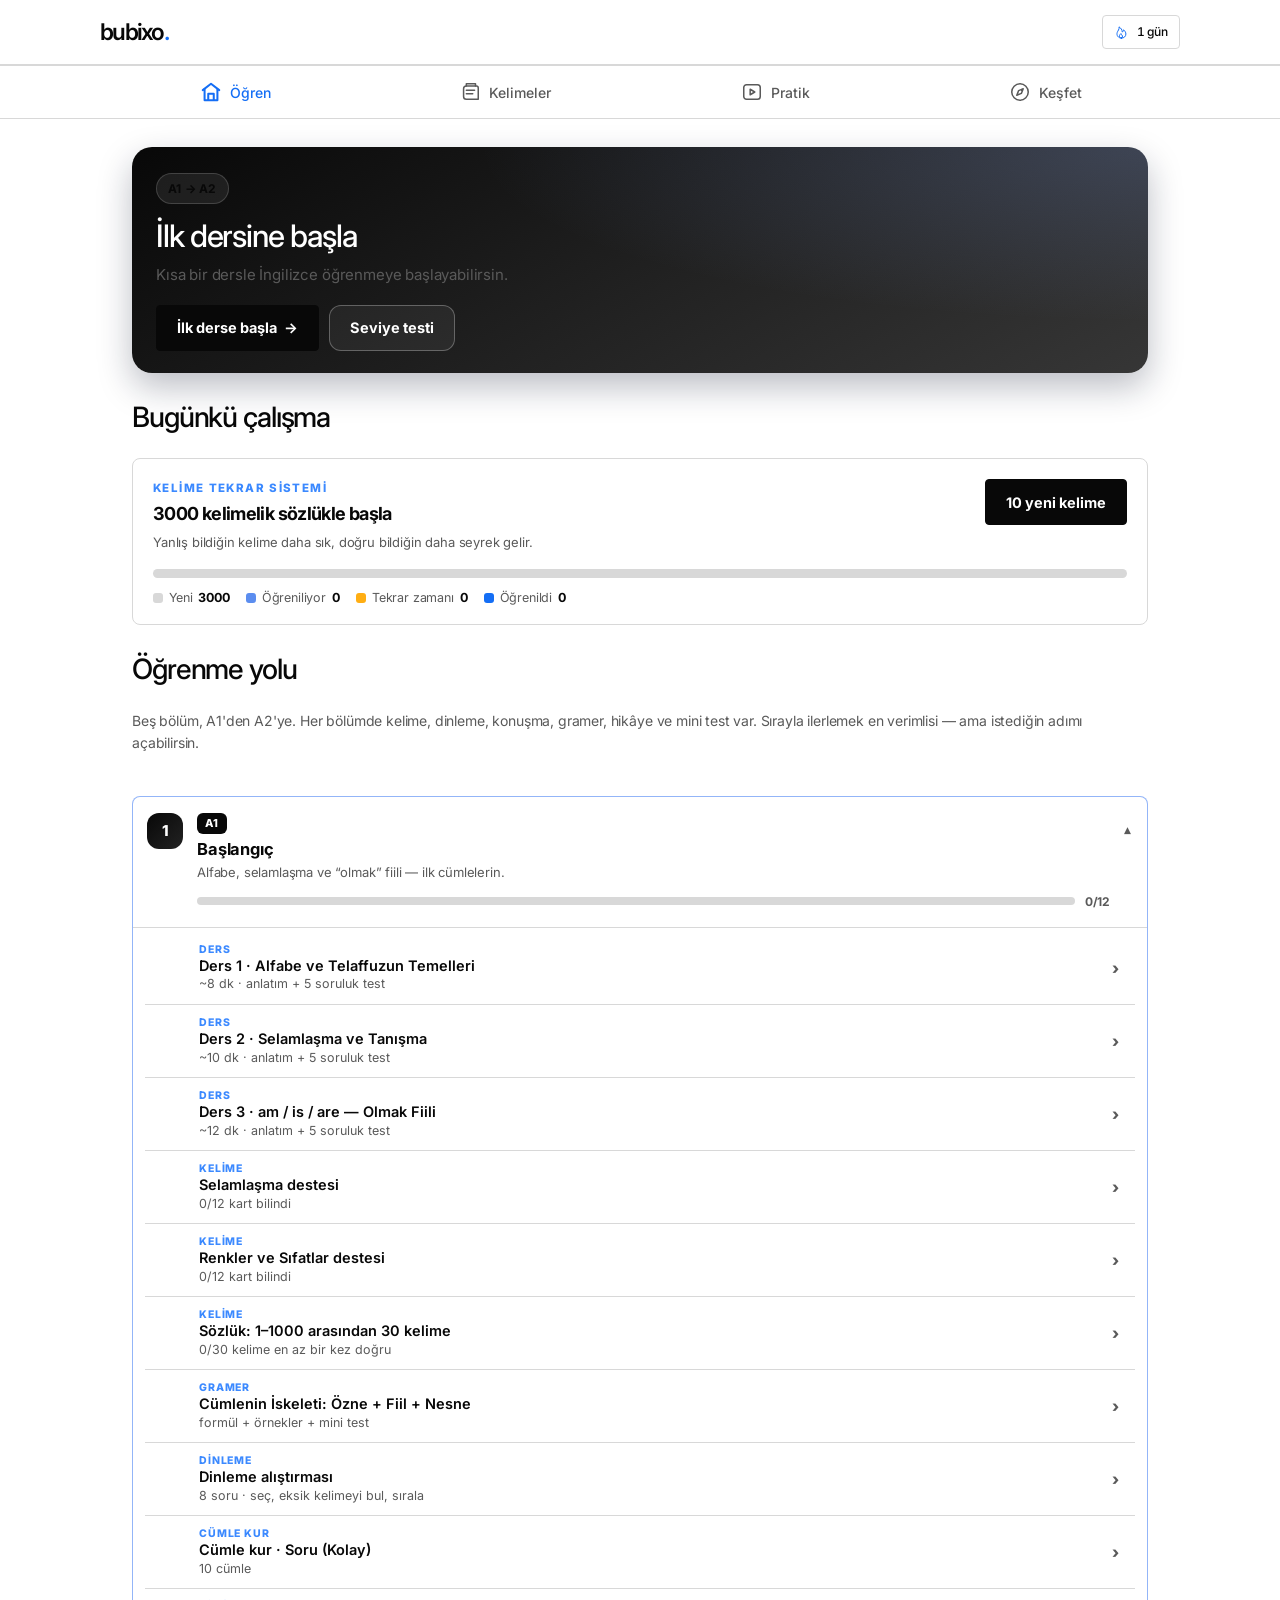
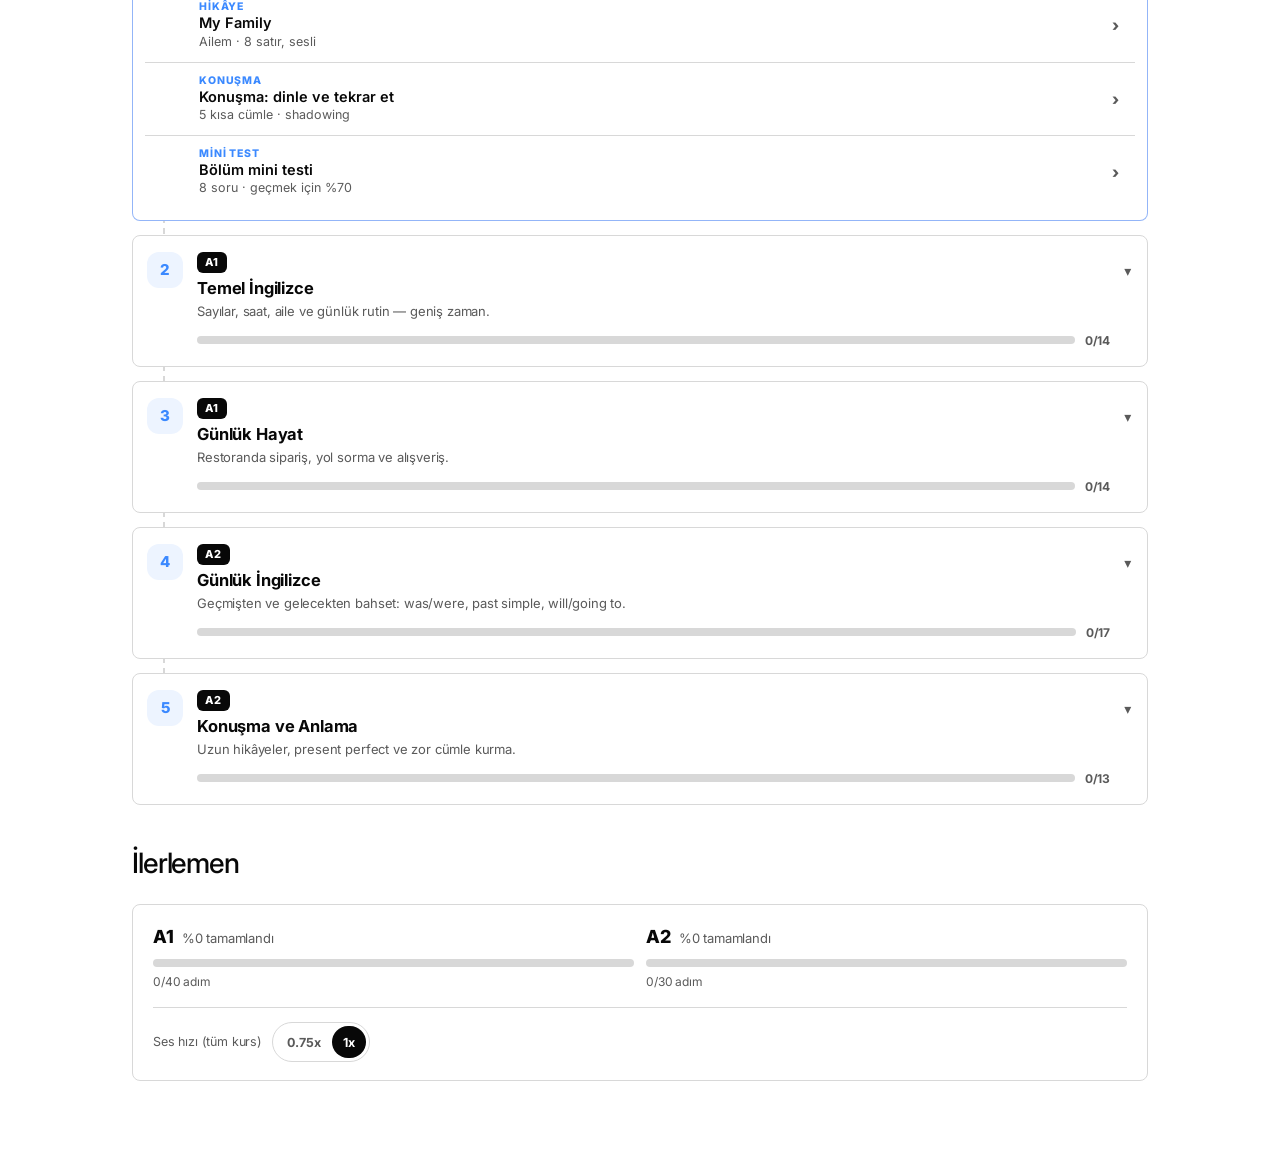
<file: index.html>
<!doctype html>
<html lang="tr">

<head>
  <meta charset="utf-8">
  <meta name="viewport" content="width=device-width, initial-scale=1">
  <title>Ücretsiz İngilizce Kursu — Sıfırdan 3000 Sesli Kelime | Bubixo</title>
  <meta name="description"
    content="Sıfırdan A1–A2 İngilizce: Türkçe anlatımlı 10 ders, 3000 kelimelik sesli sözlük, dinleme ve konuşma pratiği. Üyelik yok, reklam yok, tamamen ücretsiz.">
  <link rel="canonical" href="https://www.bubixo.com/ingilizce/">
  <link rel="manifest" href="manifest.json">
  <meta name="theme-color" content="#080808">
  <link rel="apple-touch-icon" href="apple-touch-icon.png">
  <meta name="apple-mobile-web-app-capable" content="yes">
  <meta name="apple-mobile-web-app-status-bar-style" content="black-translucent">
  <meta name="apple-mobile-web-app-title" content="İngilizce">
  <link rel="icon" href="icon-192.png" sizes="192x192" type="image/png">
  <meta name="robots" content="index,follow,max-image-preview:large,max-snippet:-1,max-video-preview:-1">
  <link rel="alternate" hreflang="tr" href="https://www.bubixo.com/ingilizce/">
  <link rel="alternate" hreflang="x-default" href="https://www.bubixo.com/ingilizce/">
  <link rel="preconnect" href="https://fonts.googleapis.com">
  <link rel="preconnect" href="https://fonts.gstatic.com" crossorigin>
  <link
    href="https://fonts.googleapis.com/css2?family=Inter:wght@400;500;600&display=swap"
    rel="stylesheet">
  <meta property="og:url" content="https://www.bubixo.com/ingilizce/">
  <meta property="og:type" content="website">
  <meta property="og:site_name" content="Bubixo">
  <meta property="og:locale" content="tr_TR">
  <meta property="og:title" content="Ücretsiz İngilizce Kursu — Sıfırdan 3000 Sesli Kelime">
  <meta property="og:description"
    content="Türkçe anlatımlı 10 ders, 12 sesli hikâye, 120 cümle kurma alıştırması, 4 resimli kelime oyunu ve 3000 kelimelik sesli sözlük. Üyelik yok, ücret yok.">
  <meta property="og:image" content="https://www.bubixo.com/ingilizce/assets/ingilizce-kapak-v2.jpg">
  <meta property="og:image:secure_url" content="https://www.bubixo.com/ingilizce/assets/ingilizce-kapak-v2.jpg">
  <meta property="og:image:type" content="image/jpeg">
  <meta property="og:image:width" content="1200">
  <meta property="og:image:height" content="630">
  <meta property="og:image:alt" content="Bubixo İngilizce — sıfırdan İngilizce, üyelik olmadan">
  <meta name="twitter:card" content="summary_large_image">
  <meta name="twitter:image" content="https://www.bubixo.com/ingilizce/assets/ingilizce-kapak-v2.jpg">
  <link rel="stylesheet" href="kurs.css">
  <link rel="stylesheet" href="yol.css">
</head>

<body>

  <header class="top">
    <div class="top-row">
      <a class="brand" href="#" aria-label="Bubixo ana sayfa" onclick="event.preventDefault();showView('yol')">
        <span class="brand-wordmark">bubixo<span class="brand-period">.</span></span>
      </a>
      <div class="streak" id="streak" aria-label="Günlük öğrenme serisi">
        <svg viewBox="0 0 24 24" aria-hidden="true"><path d="M12 21c4.2 0 7-2.8 7-6.6 0-2.5-1.2-4.4-3.8-6.8.1 2.2-1 3.1-2 3.7C13.1 7.6 11 4.9 8.1 3 8.8 7 6 9.2 5.1 12.1 3.8 16.5 6.5 21 12 21Z"/><path d="M12 21c-2 0-3.3-1.4-3.3-3.2 0-1.4.8-2.6 2.4-4.1.2 1.4 1.1 2.1 1.8 2.5 1.3 1.6.7 4.8-.9 4.8Z"/></svg>
        <span class="streak-count">0 gün</span>
      </div>
    </div>
  </header>

  <nav class="nav" id="nav" aria-label="Ana gezinme">
    <button data-v="yol" class="on" aria-label="Öğren"><svg viewBox="0 0 24 24" aria-hidden="true"><path d="M3.5 5.5A2.5 2.5 0 0 1 6 3h14.5v16H6a2.5 2.5 0 0 0-2.5 2.5z"/><path d="M7.5 7h8M7.5 11h8M7.5 15h5"/></svg>Öğren</button>
    <button data-v="kelime" aria-label="Kelimeler"><svg viewBox="0 0 24 24" aria-hidden="true"><path d="M8 5.5H19a2 2 0 0 1 2 2V20H8a3 3 0 0 1-3-3V8.5a3 3 0 0 1 3-3Z"/><path d="M8 5.5V3h10v2.5M8 10h9M8 14h7"/></svg>Kelimeler</button>
    <button data-v="pratik" aria-label="Pratik"><svg viewBox="0 0 24 24" aria-hidden="true"><rect x="3" y="4" width="18" height="16" rx="3"/><path d="m10 9 5 3-5 3z"/></svg>Pratik</button>
    <button data-v="kesfet" aria-label="Keşfet"><svg viewBox="0 0 24 24" aria-hidden="true"><circle cx="12" cy="12" r="9"/><path d="m15.5 8.5-2 5-5 2 2-5z"/></svg>Keşfet</button>
  </nav>  <main class="wrap">
    <section class="view" id="v-pratik"></section>
    <section class="view" id="v-kesfet"></section>
    <section class="view on" id="v-dersler"></section>
    <section class="view" id="v-kelime"></section>
    <section class="view" id="v-gramer"></section>
    <section class="view" id="v-telaffuz"></section>
    <section class="view" id="v-gunluk"></section>
    <section class="view" id="v-hikaye"></section>
    <section class="view" id="v-kur"></section>
    <section class="view" id="v-oyun"></section>
  </main>

  <section class="sx" id="kurs-hakkinda">
    <h2>Sıfırdan İngilizce: A1 ve A2 seviyesine adım adım</h2>
    <p><strong>Bubixo İngilizce</strong>, daha önce hiç İngilizce çalışmamış ya da yıllar önce
      bırakıp baştan başlamak isteyenler için hazırlanmış, <strong>tamamen ücretsiz</strong> bir
      İngilizce kursudur. Anlatım dili Türkçedir: her kural, Türkçede nasıl söylediğimizle
      karşılaştırılarak anlatılır. Üyelik, e-posta, kredi kartı ya da uygulama indirme yoktur —
      sayfayı açtığınız anda ilk derse başlayabilirsiniz.</p>

    <ul class="sx-nums">
      <li><b>3000</b><span>sesli kelime</span></li>
      <li><b>10</b><span>ders (110 dk)</span></li>
      <li><b>50</b><span>alıştırma sorusu</span></li>
      <li><b>6</b><span>gramer konusu</span></li>
      <li><b>130</b><span>kelime kartı</span></li>
      <li><b>18</b><span>cümle oyunu</span></li>
      <li><b>12</b><span>sesli hikâye</span></li>
      <li><b>120</b><span>cümle kurma alıştırması</span></li>
      <li><b>4</b><span>kelime oyunu</span></li>
    </ul>

    <h2>A1 İngilizce ve A2 İngilizce: beş bölümlük öğrenme yolu</h2>
    <p>Kurs, düz bir ders listesi yerine bir <strong>öğrenme yolu</strong> olarak ilerler. İlk üç bölüm
      <strong>A1 İngilizce</strong>yi kapsar: <em>Başlangıç</em> (alfabe, selamlaşma, “olmak” fiili),
      <em>Temel İngilizce</em> (sayılar, saat, aile, günlük rutin ve geniş zaman) ve <em>Günlük Hayat</em>
      (restoranda sipariş, yol sorma, alışveriş). Son iki bölüm <strong>A2 İngilizce</strong>ye geçer:
      <em>Günlük İngilizce</em> geçmiş ve gelecek zamanla anlatmayı, <em>Konuşma ve Anlama</em> ise uzun
      hikâyeleri ve zor cümle kurmayı çalıştırır. Her bölümde kelime, dinleme, konuşma, gramer, hikâye
      ve bir mini test vardır; panelde hangi adımı bitirdiğinizi ve A1/A2 yüzdenizi görürsünüz.
      Nereden başlayacağınızdan emin değilseniz 15 soruluk <strong>seviye testi</strong> size bir başlangıç
      bölümü önerir.
    </p>

    <h2>3000 kelimelik sesli sözlük</h2>
    <p>Kursun merkezinde <strong>3000 kelimelik sesli bir sözlük</strong> var. Kelimeler
      rastgele değil, günlük İngilizcede <em>kullanım sıklığına</em> göre dizildi ve üç seviyeye
      ayrıldı: ilk 1000 kelime günlük konuşmanın çekirdeğini, 1000–2000 arası günlük hayatın
      genişlemesini, 2000–3000 arası ise metin okumaya geçişi kapsar. Her kelimenin yanındaki
      hoparlör simgesine dokunduğunuzda kelime yüksek sesle okunur; İngilizce yazıldığı gibi
      okunmadığı için her kelimeyi <strong>sesiyle birlikte</strong> öğrenmek en kritik alışkanlıktır.
      Kelimelerin büyük bölümü, akılda kalması için bir emoji ile eşleştirilmiştir.</p>
    <p>Sözlüğün yanında 10 tematik deste hâlinde <strong>130 kelime kartı</strong> bulunur:
      Selamlaşma, Yemek ve İçecek, Aile, Zaman, Şehirde, İş ve Meslekler, Renkler ve Sıfatlar, Seyahat, Ev ve Eşyalar ve
      En Sık 20 Fiil. Kartlar <strong>aralıklı tekrar</strong> ile çalışır: doğru bildiğiniz kelime 1, 3, 7 ve 14 gün
      sonra tekrar karşınıza çıkar, yanlış bildiğiniz kelime başa döner. Böylece bildiklerinizle vakit kaybetmez,
      zorlandıklarınızı sık görürsünüz.</p>
    <p><strong>İngilizce kelime öğrenme</strong> sözlükte de aynı mantıkla ilerler: her kelime
      <em>Yeni</em>, <em>Öğreniliyor</em>, <em>Tekrar zamanı</em> ya da <em>Öğrenildi</em> durumundadır.
      Panel, o gün tekrar etmeniz gereken kelime sayısını gösterir; sık yanlış yaptığınız kelimeler daha kısa
      aralıklarla geri gelir. Kelimeyi kart olarak ya da yalnızca sesini dinleyip anlamını seçerek
      çalışabilirsiniz.
    </p>

    <h2>Ders programı</h2>
    <p>Dersler birbirinin üzerine biner; sırayla ilerlemek en verimlisidir. Her dersin sonunda
      kısa bir alıştırma (toplam 50 soru) vardır.</p>
    <ol class="sx-list">
      <li><span class="sx-t"><a href="https://www.bubixo.com/ingilizce/ders/1-alfabe-ve-telaffuzun-temelleri/">Alfabe ve
            Telaffuzun Temelleri</a></span><span class="sx-m">8 dk</span></li>
      <li><span class="sx-t"><a href="https://www.bubixo.com/ingilizce/ders/2-selamlasma-ve-tanisma/">Selamlaşma ve
            Tanışma</a></span><span class="sx-m">10 dk</span></li>
      <li><span class="sx-t"><a href="https://www.bubixo.com/ingilizce/ders/3-am-is-are/">am / is / are — Olmak
            Fiili</a></span><span class="sx-m">12 dk</span></li>
      <li><span class="sx-t"><a href="https://www.bubixo.com/ingilizce/ders/4-sayilar-gunler-ve-saat/">Sayılar, Günler
            ve Saat</a></span><span class="sx-m">12 dk</span></li>
      <li><span class="sx-t"><a href="https://www.bubixo.com/ingilizce/ders/5-ailem-ve-sahiplik/">Ailem ve Sahiplik: my,
            your, have got</a></span><span class="sx-m">11 dk</span></li>
      <li><span class="sx-t"><a href="https://www.bubixo.com/ingilizce/ders/6-gunluk-rutin/">Günlük Rutin — Geniş
            Zaman</a></span><span class="sx-m">13 dk</span></li>
      <li><span class="sx-t"><a href="https://www.bubixo.com/ingilizce/ders/7-restoranda/">Restoranda: Sipariş ve
            Rica</a></span><span class="sx-m">11 dk</span></li>
      <li><span class="sx-t"><a href="https://www.bubixo.com/ingilizce/ders/8-yol-sorma-ve-yon-tarifi/">Yol Sorma ve Yön
            Tarifi</a></span><span class="sx-m">11 dk</span></li>
      <li><span class="sx-t"><a href="https://www.bubixo.com/ingilizce/ders/9-alisveris/">Alışveriş: Fiyat Sorma ve
            Beden</a></span><span class="sx-m">10 dk</span></li>
      <li><span class="sx-t"><a href="https://www.bubixo.com/ingilizce/ders/10-gecmisten-bahsetme/">Geçmişten Bahsetme:
            was / were</a></span><span class="sx-m">12 dk</span></li>
    </ol>

    <h2>Gramer konuları</h2>
    <p>Gramer, kural ezberi olarak değil, cümlenin nasıl kurulduğu üzerinden anlatılır.
      Türkçede fiil sonda, İngilizcede ortadadır — kurs bu farkla başlar:</p>
    <ul class="sx-list">
      <li><a href="https://www.bubixo.com/ingilizce/gramer/1-cumlenin-iskeleti/">Cümlenin İskeleti: Özne + Fiil +
          Nesne</a></li>
      <li><a href="https://www.bubixo.com/ingilizce/gramer/2-genis-zaman/">Geniş Zaman — Present Simple</a></li>
      <li><a href="https://www.bubixo.com/ingilizce/gramer/3-simdiki-zaman/">Şimdiki Zaman — Present Continuous</a></li>
      <li><a href="https://www.bubixo.com/ingilizce/gramer/4-gecmis-zaman/">Geçmiş Zaman — Past Simple</a></li>
      <li><a href="https://www.bubixo.com/ingilizce/gramer/5-gelecek-zaman/">Gelecek Zaman — will / going to</a></li>
      <li><a href="https://www.bubixo.com/ingilizce/gramer/6-yakin-gecmis/">Yakın Geçmiş — Present Perfect (giriş)</a>
      </li>
    </ul>

    <h2>İngilizce dinleme ve konuşma pratiği</h2>
    <p>Kursun cümleleri, hikâyeleri ve sözlüğü önceden kaydedilmiş doğal İngilizce seslerle
      seslendirildi. <strong>İngilizce dinleme</strong> alıştırmalarında bu kayıtları dinleyip doğru anlamı
      seçer, cümledeki eksik kelimeyi bulur ya da duyduğunuz cümleyi kelime kelime sıralarsınız. Her seste
      <em>Dinle</em>, <em>Tekrar dinle</em> ve <strong>0.75x</strong> yavaş oynatma seçeneği vardır.
    </p>
    <p><strong>İngilizce konuşma pratiği</strong> için iki yol var: “dinle ve tekrar et” (shadowing)
      adımında kısa cümleleri aynı ritimle yüksek sesle söylersiniz; tarayıcınız destekliyorsa söylediğiniz
      cümle yazıya çevrilip hedefle karşılaştırılır. Konuşma senaryolarında ise kafede sipariş vermek,
      otelde oda ayırtmak, kendini tanıtmak, yol sormak ve alışveriş yapmak gibi durumlarda karşınızdaki
      role İngilizce cevap verirsiniz.</p>

    <h2>Sesli hikâyeler</h2>
    <p>On iki kısa hikâye, başlangıçtan ileriye: <a
        href="https://www.bubixo.com/ingilizce/hikaye/1-tom-s-morning/">Tom&#39;s Morning</a>, <a
        href="https://www.bubixo.com/ingilizce/hikaye/2-at-the-market/">At the Market</a>, <a
        href="https://www.bubixo.com/ingilizce/hikaye/3-my-family/">My Family</a>, <a
        href="https://www.bubixo.com/ingilizce/hikaye/4-school-days/">School Days</a>, <a
        href="https://www.bubixo.com/ingilizce/hikaye/5-the-lost-suitcase/">The Lost Suitcase</a>, <a
        href="https://www.bubixo.com/ingilizce/hikaye/6-the-first-interview/">The First Interview</a>, <a
        href="https://www.bubixo.com/ingilizce/hikaye/7-a-rainy-sunday/">A Rainy Sunday</a>, <a
        href="https://www.bubixo.com/ingilizce/hikaye/8-at-the-doctor/">At the Doctor</a>, <a
        href="https://www.bubixo.com/ingilizce/hikaye/9-ayse-s-first-week-in-london/">Ayse&#39;s First Week in
        London</a>, <a href="https://www.bubixo.com/ingilizce/hikaye/10-a-misunderstanding/">A Misunderstanding</a>, <a
        href="https://www.bubixo.com/ingilizce/hikaye/11-tomorrow-s-plan/">Tomorrow&#39;s Plan</a>, <a
        href="https://www.bubixo.com/ingilizce/hikaye/12-a-letter-after-many-years/">A Letter After Many Years</a>.
      Her satırın altında kelimelerin Türkçe karşılığı vardır; satır satır ya da baştan sona dinlenebilir.</p>
    <h2>Cümle kurma alıştırmaları</h2>
    <p><a href="https://www.bubixo.com/ingilizce/cumle-kur/">Cümle Kur</a> bölümünde 120 cümle var: Soru, Geniş Zaman,
      Geçmiş Zaman
      ve Gelecek Zaman olmak üzere dört kategori, her kategoride Kolay, Orta ve Zor diye üç seviye,
      her seviyede 10 cümle. Türkçe cümleyi okursunuz, karışık verilen İngilizce kelimelere doğru
      sırada dokunarak cümleyi kurarsınız. Kolay seviyede cümleler 3–6 kelimeliktir; Zor seviyede
      13 kelimeye kadar uzar.</p>
    <p>Cümlelerin üçte ikisinde havuza bir çeldirici kelime karışır — örneğin <em>like</em> yerine
      <em>likes</em> — böylece yalnızca kelime sırasını değil, fiilin doğru biçimini de seçersiniz.
      Doğru kurduğunuz her cümleden sonra kuralı Türkçeyle karşılaştıran kısa bir not çıkar.
      Takılırsanız <strong>İpucu</strong> sıradaki kelimeyi gösterir, <strong>Dinle</strong> cümlenin
      doğru okunuşunu çalar.
    </p>

    <h2>Resimli kelime oyunları</h2>
    <p><a href="https://www.bubixo.com/ingilizce/oyunlar/">Oyunlar</a> bölümünde 12 temaya ayrılmış 240 resimli kelime
      var:
      Yemek ve İçecek, Hayvanlar, Vücut, Ev ve Eşyalar, Şehir ve Mekânlar, Doğa ve Hava, Meslekler,
      Kıyafet, Ulaşım, Okul ve Ofis, Spor ve Hobi, Duygular ve Yüzler. Her kelime bir resimle eşleşir
      ve sesli okunur. Kelimelerin büyük bölümü 3000 kelimelik sözlükten seçildi; oyunda öğrendiğiniz
      kelime sözlükte de karşınıza çıkar. Dört oyun var:</p>
    <p><strong>Resim Eşleştirme</strong> — kelimeyi duyar, doğru resmi seçersiniz.
      <strong>Hafıza Kartları</strong> — kapalı kartlar arasında resmi ve İngilizce kelimesini eşleştirirsiniz.
      <strong>Harfleri Sırala</strong> — resme ve Türkçesine bakıp karışık harflerden kelimeyi yazarsınız.
      <strong>Hız Turu</strong> — 60 saniyede kaç kelime bildiğinizi ölçer; rekorunuz saklanır.
      Tema seçebilir ya da tüm temaları karışık oynayabilirsiniz.
    </p>

    <p>Kursun diğer bölümleri: <a href="https://www.bubixo.com/ingilizce/kelimeler/">3000 sesli kelime</a> ·
      <a href="https://www.bubixo.com/ingilizce/cumle-kur/">cümle kurma alıştırmaları</a> · <a
        href="https://www.bubixo.com/ingilizce/oyunlar/">kelime oyunları</a> ·
      <a href="https://www.bubixo.com/ingilizce/telaffuz/">telaffuz pratiği</a> · <a
        href="https://www.bubixo.com/ingilizce/her-gun/">her gün bir cümle</a>.
    </p>

    <h2>Telaffuz ve günlük pratik</h2>
    <p>Telaffuz bölümünde kelimeyi dinler, sonra mikrofonunuza söylersiniz; tarayıcı ne
      duyduğunu yazar ve doğru söyleyip söylemediğinizi görürsünüz. Ayrıca 30 adet
      <strong>&ldquo;günün cümlesi&rdquo;</strong> ve sürükleyip cümle kurduğunuz 18 oyun vardır.
      Üst köşedeki sayaç, üst üste çalıştığınız gün sayısını takip eder — düzen, sürelerden
      daha önemlidir.
    </p>

    <h2>Nasıl çalışmalı?</h2>
    <p>Önerimiz basit: <strong>günde 10 dakika</strong>. Bir ders okuyun, o dersin
      alıştırmasını yapın, ardından sözlükten 10–15 yeni kelimeye sesli bakın. Ertesi gün önce
      dünkü kelimeleri tekrar edin, sonra yeni derse geçin. İki haftada 10 dersin tamamını
      bitirebilir, sonrasında sözlüğü seviye seviye ilerletebilirsiniz. Ayrıntılı yöntem için: <a
        href="https://www.bubixo.com/blog/sifirdan-ingilizce-nasil-ogrenilir/">Sıfırdan İngilizce nasıl öğrenilir?</a>
    </p>

    <h2>Sık sorulan sorular</h2>
    <div class="sx-q">
      <h3>İngilizce kursu gerçekten ücretsiz mi?</h3>
      <p>Evet. Kursun tamamı — 10 ders, 3000 kelimelik sesli sözlük, gramer anlatımları, oyunlar ve telaffuz pratiği —
        ücretsizdir. Deneme süresi, kredi kartı, gizli paket ya da &ldquo;premium&rdquo; kilidi yoktur. Sayfada reklam
        da göstermiyoruz.</p>
    </div>
    <div class="sx-q">
      <h3>Üye olmam ya da e-posta vermem gerekiyor mu?</h3>
      <p>Hayır. Kayıt ekranı yoktur; sayfayı açtığınız anda derse başlayabilirsiniz. Sizden ad, e-posta veya telefon
        istemiyoruz.</p>
    </div>
    <div class="sx-q">
      <h3>İlerlemem nerede saklanıyor?</h3>
      <p>İlerlemeniz sunucuda değil, kullandığınız tarayıcının kendi hafızasında (localStorage) tutulur. Bu yüzden aynı
        cihaz ve aynı tarayıcıyla devam ettiğinizde kaldığınız yerden ilerlersiniz; başka bir cihaza otomatik
        aktarılmaz. Tarayıcı verilerini temizlerseniz ilerleme de silinir.</p>
    </div>
    <div class="sx-q">
      <h3>Kelimelerin sesi nereden geliyor?</h3>
      <p>Kursun cümleleri, hikâyeleri ve 3000 kelimelik sözlüğün tamamı önceden kaydedilmiş doğal İngilizce seslerle
        seslendirildi; bağlantı yavaşsa ya da bir kayıt yüklenemezse tarayıcının kendi İngilizce seslendirmesi devreye
        girer. Her seste hızı 0.75x'e düşürebilirsiniz. Telaffuz pratiği bölümünde mikrofonla söylediğiniz kelimeyi
        tarayıcı tanımaya çalışır.</p>
    </div>
    <div class="sx-q">
      <h3>Seviyemi nasıl belirlerim?</h3>
      <p>Kursun panelindeki “Seviye Testi” 15 sorudan oluşur ve beş bölümün her birinden kolaydan zora sorular sorar.
        Sonuç ilerlemenize işlenmez; yalnızca hangi bölümden başlamanın mantıklı olduğunu önerir. Testi istediğiniz
        zaman yeniden çözebilirsiniz.</p>
    </div>
    <div class="sx-q">
      <h3>Kurs hangi seviyeye kadar götürüyor?</h3>
      <p>Hedef seviye A1–A2, yani başlangıç ve temel seviyedir. Sıfırdan başlayan biri; kendini tanıtacak, saat ve fiyat
        soracak, yol tarifi isteyecek, restoranda sipariş verecek ve geçmişten basit cümlelerle bahsedecek düzeye gelir.
      </p>
    </div>
    <div class="sx-q">
      <h3>Ne kadar sürede bitirebilirim?</h3>
      <p>Derslerin toplam anlatım süresi yaklaşık 110 dakikadır. Günde 10 dakika ayıran biri dersleri iki haftada
        bitirir; asıl zaman 3000 kelimelik sözlükte ve tekrar yaparken geçer. Acele etmeden, her gün az ve düzenli
        çalışmak en iyi sonucu verir.</p>
    </div>
    <div class="sx-q">
      <h3>Telefonda çalışır mı, uygulama indirmem gerekir mi?</h3>
      <p>Telefon, tablet ve bilgisayarda tarayıcıdan çalışır. İndirilecek bir uygulama yoktur; adresi açmanız yeterli.
      </p>
    </div>
    <div class="sx-q">
      <h3>Sertifika veriliyor mu?</h3>
      <p>Hayır. Bu kurs sertifika vermez; amacı sınav belgesi değil, günlük hayatta kullanabileceğiniz temel İngilizceyi
        ücretsiz kazandırmaktır.</p>
    </div>

    <h2>İngilizce öğrenme rehberleri</h2>
    <p>Bu kursa eşlik eden dört ayrı sayfa; her biri işin bir yanını ders içinde mümkün olandan daha ayrıntılı
      anlatıyor:</p>
    <ul class="sx-list">
      <li><a href="https://www.bubixo.com/ingilizce/ingilizce-ogrenme-plani/">İngilizce öğrenme planı</a> — ilk 30 günde
        hafta hafta ne çalışılacağı, gerçekçi süre beklentisi ve en çok zaman kaybettiren üç alışkanlık.</li>
      <li><a href="https://www.bubixo.com/ingilizce/ingilizce-gramer-konulari/">İngilizce gramer konuları</a> — cümle
        dizilişinden modallara kadar konular, Türkçeyle karşılaştırmalı ve bağımlılık sırasına göre.</li>
      <li><a href="https://www.bubixo.com/ingilizce/ingilizce-kelime-ezberleme/">İngilizce kelime ezberleme</a> — liste
        ezberi neden tutmuyor, aralıklı tekrar nasıl çalışır ve hangi tanıdık kelimeler yanıltır.</li>
      <li><a href="https://www.bubixo.com/ingilizce/ingilizce-konusma-pratigi/">İngilizce konuşma pratiği</a> —
        “anlıyorum ama konuşamıyorum” sorunu, tek başına yapılabilecek beş yöntem ve takılınan sesler.</li>
    </ul>
    <p class="sx-foot">Kurs <a href="https://www.bubixo.com/">Bubixo</a> tarafından hazırlanmıştır;
      Rusça, Arapça, Almanca ve İngilizce konuşanlar için Türkçe kursları da
      <a href="https://www.bubixo.com/#akademi">Bubixo Akademi</a> altında yayında.
    </p>
  </section>


  <footer>
    <a href="https://www.bubixo.com">Bubixo</a> tarafından, Türkiye için ücretsiz hazırlanmıştır · Ses: kayıtlı doğal
    İngilizce sesler
  </footer>

  <script src="data.js"></script>
  <script src="data2.js"></script>
  <script src="data5.js"></script>
  <script src="data6.js"></script>
  <script src="data7.js"></script>
  <script src="app.js"></script>
  <script src="ceviri.js"></script>
  <script>window.BX_KURS = "en"; window.BX_SES_DIL = "en";</script>
  <script src="ses.js"></script>
  <script src="stat.js"></script>
  <script src="yol.js"></script>
  <script>
    window.BX_PWA_SURUM = "3";
    window.BX_VARLIK_KOK = "./";
    window.BX_STORE_KEY = "bx-eng";
    window.BX_KABUK = ["app.js", "ceviri.js", "stat.js", "ses.js", "data.js", "data2.js", "data5.js", "data6.js", "data7.js", "yol.js", "yol.css"];
    window.BX_PWA_UI = {
      "yeniSurum": "Yeni sürüm hazır",
      "yenile": "Yenile",
      "cevrimdisi": "Çevrimdışısın — dersler çalışmaya devam ediyor.",
      "kur": "«İngilizce»yi ana ekrana ekle",
      "kurEt": "Ekle",
      "iosBaslik": "Ana ekrana ekle",
      "ios": "Alttaki «Paylaş» düğmesine, sonra «Ana Ekrana Ekle»ye dokun.",
      "sesBaslik": "Hikayeleri çevrimdışı dinle",
      "sesAlt": "Tüm hikayelerin sesini indir",
      "sesIndir": "İndir",
      "sesIniyor": "İndiriliyor…",
      "sesHazir": "Tüm hikayeler çevrimdışı hazır",
      "sesKismi": "/",
      "sesHata": "Tamamı inmedi — birazdan yeniden dene."
    };
  </script>
  <script src="pwa.js"></script>
  <script
    type="application/ld+json">{"@context":"https://schema.org","@graph":[{"@type":"Course","@id":"https://www.bubixo.com/ingilizce/#course","name":"Ücretsiz İngilizce Kursu — Sıfırdan A1–A2","description":"Türkçe anlatımlı, tamamen ücretsiz İngilizce kursu: A1'den A2'ye beş bölümlük öğrenme yolu, 10 ders, 6 gramer konusu, 12 sesli hikâye, 120 cümle kurma alıştırması, 240 resimli kelimeyle 4 kelime oyunu, dinleme ve konuşma alıştırmaları, aralıklı tekrarlı 3000 kelimelik sesli sözlük. Üyelik ve ödeme yok.","url":"https://www.bubixo.com/ingilizce/","image":"https://www.bubixo.com/ingilizce/assets/ingilizce-kapak-v2.jpg","inLanguage":"tr","teaches":["İngilizce","İngilizce kelime bilgisi","İngilizce gramer","İngilizce dinleme","İngilizce konuşma","İngilizce telaffuz"],"educationalLevel":"Başlangıç (A1–A2)","isAccessibleForFree":true,"isFamilyFriendly":true,"learningResourceType":["Ders","Alıştırma","Sözlük","Oyun","Hikâye","Dinleme alıştırması"],"courseCode":"BX-EN-A1A2","timeRequired":"PT110M","provider":{"@type":"Organization","name":"Bubixo","url":"https://www.bubixo.com/"},"offers":{"@type":"Offer","price":"0","priceCurrency":"TRY","availability":"https://schema.org/InStock","category":"Free","url":"https://www.bubixo.com/ingilizce/"},"hasCourseInstance":{"@type":"CourseInstance","courseMode":"online","courseWorkload":"PT110M","inLanguage":"tr","location":{"@type":"VirtualLocation","url":"https://www.bubixo.com/ingilizce/"},"instructor":{"@type":"Organization","name":"Bubixo"}},"syllabusSections":[{"@type":"Syllabus","position":1,"name":"Alfabe ve Telaffuzun Temelleri","timeRequired":"PT8M"},{"@type":"Syllabus","position":2,"name":"Selamlaşma ve Tanışma","timeRequired":"PT10M"},{"@type":"Syllabus","position":3,"name":"am / is / are — Olmak Fiili","timeRequired":"PT12M"},{"@type":"Syllabus","position":4,"name":"Sayılar, Günler ve Saat","timeRequired":"PT12M"},{"@type":"Syllabus","position":5,"name":"Ailem ve Sahiplik: my, your, have got","timeRequired":"PT11M"},{"@type":"Syllabus","position":6,"name":"Günlük Rutin — Geniş Zaman","timeRequired":"PT13M"},{"@type":"Syllabus","position":7,"name":"Restoranda: Sipariş ve Rica","timeRequired":"PT11M"},{"@type":"Syllabus","position":8,"name":"Yol Sorma ve Yön Tarifi","timeRequired":"PT11M"},{"@type":"Syllabus","position":9,"name":"Alışveriş: Fiyat Sorma ve Beden","timeRequired":"PT10M"},{"@type":"Syllabus","position":10,"name":"Geçmişten Bahsetme: was / were","timeRequired":"PT12M"}],"hasPart":[{"@type":"LearningResource","name":"3000 kelimelik sesli İngilizce sözlük","url":"https://www.bubixo.com/ingilizce/kelimeler/","learningResourceType":"Sözlük","isAccessibleForFree":true},{"@type":"LearningResource","name":"Cümle Kur — 120 İngilizce cümle","url":"https://www.bubixo.com/ingilizce/cumle-kur/","learningResourceType":"Alıştırma","educationalLevel":"A1–A2","isAccessibleForFree":true},{"@type":"LearningResource","name":"Kelime oyunları — 240 resimli kelime","url":"https://www.bubixo.com/ingilizce/oyunlar/","learningResourceType":"Oyun","educationalLevel":"A1","isAccessibleForFree":true},{"@type":"LearningResource","name":"İngilizce telaffuz pratiği","url":"https://www.bubixo.com/ingilizce/telaffuz/","learningResourceType":"Alıştırma","isAccessibleForFree":true},{"@type":"LearningResource","name":"Her gün bir İngilizce cümle","url":"https://www.bubixo.com/ingilizce/her-gun/","learningResourceType":"Alıştırma","isAccessibleForFree":true}]},{"@type":"FAQPage","@id":"https://www.bubixo.com/ingilizce/#faq","mainEntity":[{"@type":"Question","name":"İngilizce kursu gerçekten ücretsiz mi?","acceptedAnswer":{"@type":"Answer","text":"Evet. Kursun tamamı — 10 ders, 3000 kelimelik sesli sözlük, gramer anlatımları, oyunlar ve telaffuz pratiği — ücretsizdir. Deneme süresi, kredi kartı, gizli paket ya da \"premium\" kilidi yoktur. Sayfada reklam da göstermiyoruz."}},{"@type":"Question","name":"Üye olmam ya da e-posta vermem gerekiyor mu?","acceptedAnswer":{"@type":"Answer","text":"Hayır. Kayıt ekranı yoktur; sayfayı açtığınız anda derse başlayabilirsiniz. Sizden ad, e-posta veya telefon istemiyoruz."}},{"@type":"Question","name":"İlerlemem nerede saklanıyor?","acceptedAnswer":{"@type":"Answer","text":"İlerlemeniz sunucuda değil, kullandığınız tarayıcının kendi hafızasında (localStorage) tutulur. Bu yüzden aynı cihaz ve aynı tarayıcıyla devam ettiğinizde kaldığınız yerden ilerlersiniz; başka bir cihaza otomatik aktarılmaz. Tarayıcı verilerini temizlerseniz ilerleme de silinir."}},{"@type":"Question","name":"Kelimelerin sesi nereden geliyor?","acceptedAnswer":{"@type":"Answer","text":"Kursun cümleleri, hikâyeleri ve 3000 kelimelik sözlüğün tamamı önceden kaydedilmiş doğal İngilizce seslerle seslendirildi; bağlantı yavaşsa ya da bir kayıt yüklenemezse tarayıcının kendi İngilizce seslendirmesi devreye girer. Her seste hızı 0.75x'e düşürebilirsiniz. Telaffuz pratiği bölümünde mikrofonla söylediğiniz kelimeyi tarayıcı tanımaya çalışır."}},{"@type":"Question","name":"Seviyemi nasıl belirlerim?","acceptedAnswer":{"@type":"Answer","text":"Kursun panelindeki “Seviye Testi” 15 sorudan oluşur ve beş bölümün her birinden kolaydan zora sorular sorar. Sonuç ilerlemenize işlenmez; yalnızca hangi bölümden başlamanın mantıklı olduğunu önerir. Testi istediğiniz zaman yeniden çözebilirsiniz."}},{"@type":"Question","name":"Kurs hangi seviyeye kadar götürüyor?","acceptedAnswer":{"@type":"Answer","text":"Hedef seviye A1–A2, yani başlangıç ve temel seviyedir. Sıfırdan başlayan biri; kendini tanıtacak, saat ve fiyat soracak, yol tarifi isteyecek, restoranda sipariş verecek ve geçmişten basit cümlelerle bahsedecek düzeye gelir."}},{"@type":"Question","name":"Ne kadar sürede bitirebilirim?","acceptedAnswer":{"@type":"Answer","text":"Derslerin toplam anlatım süresi yaklaşık 110 dakikadır. Günde 10 dakika ayıran biri dersleri iki haftada bitirir; asıl zaman 3000 kelimelik sözlükte ve tekrar yaparken geçer. Acele etmeden, her gün az ve düzenli çalışmak en iyi sonucu verir."}},{"@type":"Question","name":"Telefonda çalışır mı, uygulama indirmem gerekir mi?","acceptedAnswer":{"@type":"Answer","text":"Telefon, tablet ve bilgisayarda tarayıcıdan çalışır. İndirilecek bir uygulama yoktur; adresi açmanız yeterli."}},{"@type":"Question","name":"Sertifika veriliyor mu?","acceptedAnswer":{"@type":"Answer","text":"Hayır. Bu kurs sertifika vermez; amacı sınav belgesi değil, günlük hayatta kullanabileceğiniz temel İngilizceyi ücretsiz kazandırmaktır."}}]},{"@type":"BreadcrumbList","@id":"https://www.bubixo.com/ingilizce/#breadcrumb","itemListElement":[{"@type":"ListItem","position":1,"name":"Bubixo","item":"https://www.bubixo.com/"},{"@type":"ListItem","position":2,"name":"Ücretsiz İngilizce Kursu","item":"https://www.bubixo.com/ingilizce/"}]},{"@type":"WebPage","@id":"https://www.bubixo.com/ingilizce/#webpage","url":"https://www.bubixo.com/ingilizce/","name":"Ücretsiz İngilizce Kursu","inLanguage":"tr","isPartOf":{"@type":"WebSite","name":"Bubixo","url":"https://www.bubixo.com/"},"primaryImageOfPage":{"@type":"ImageObject","url":"https://www.bubixo.com/ingilizce/assets/ingilizce-kapak-v2.jpg","width":1200,"height":630},"about":{"@id":"https://www.bubixo.com/ingilizce/#course"}}]}</script>
  <!-- bx-cartoon v1 ins=0 skip=2 --><!-- bx-eqrow v1 ins=0 skip=2 --><!-- bx-strow v1 ins=0 skip=2 --><!-- bx-ptrow v1 ins=0 skip=2 --><!-- bx-iqrow v1 ins=0 skip=2 --><!-- bx-passportrow v1 ins=0 skip=2 --><!-- bx-newrows v1 ins=0 skip=3 --><!-- bx-calccat v1 ins=0 anchor0 --><!-- bx-tools3 v1 ins=0 --><!-- bx-vidcrop v1 ran=1 len=31518 ins=0 anchor0 --><!-- bx-spellcheck v1 ran=1 len=31570 ins=0 anchor0 --><!-- bx-translate v1 ran=1 len=31625 ins=0 anchor0 --><!-- bx-meme v1 ran=1 len=31679 ins=0 anchor0 --><!-- bx-collage v1 ran=1 len=31728 ins=0 anchor0 --><!-- bx-videogif v1 ran=1 len=31780 ins=0 anchor0 --><!-- bx-audiocutter v1 ran=1 len=31833 ins=0 anchor0 --><!-- bx-signpdf v1 ran=1 len=31889 ins=0 anchor0 --><!-- bx-upscaler v1 ran=1 len=31941 ins=0 anchor0 --><!-- bx-ocrvocal v1 ran=1 len=31994 ins=0 c5_t=anchor0 c4_t=anchor0 c2_t=anchor0 --><!-- bx-imgtools v1 ran=1 len=32078 anchor=0 ins=0 --><!-- bx-vstools2 v1 ran=1 len=32132 anchor=0 ins=0 --><!-- bx-vstools v2 ran=1 len=32186 anchor=0 ins=0 --><!-- bx-paudio v1 ran=1 len=32239 anchor=0 ins=0 --><!-- bx-vcomp v4 ran=1 len=32291 match=0 ins=0 --><!-- bx-agrow v1 ins=0 skip=2 -->
</body>

</html>
</file>
<file: kurs.css>
:root {
  /* DESIGN-webflow.md — restrained product UI tokens */
  --ink: #080808;
  --soft: #5a5a5a;
  --bg: #ffffff;
  --card: #ffffff;
  --line: #d8d8d8;
  --green: #146ef5;
  --green-soft: #edf4ff;
  --amber: #ffae13;
  --amber-soft: #fff6e4;
  --red: #ee1d36;
  --red-soft: #fff0f1;
  --blue: #3b89ff;
  --blue-soft: #edf4ff;
  --r: 8px;
  --sh: none;
}

* {
  margin: 0;
  padding: 0;
  box-sizing: border-box
}

html {
  scroll-behavior: smooth
}

body {
  font-family: 'Inter', system-ui, sans-serif;
  background: var(--bg);
  color: var(--ink);
  line-height: 1.65;
  padding-bottom: 84px
}

h1,
h2,
h3,
.serif {
  font-family: 'Fraunces', Georgia, serif
}

button {
  font-family: inherit;
  cursor: pointer
}

:focus-visible {
  outline: 2.5px solid var(--green);
  outline-offset: 2px;
  border-radius: 6px
}

/* header */
.top {
  background: linear-gradient(135deg, #0d3b2a, #166f4d 60%, #1e8a60);
  color: #fff;
  padding: 26px clamp(18px, 4vw, 40px) 30px
}

.top-row {
  max-width: 960px;
  margin: 0 auto;
  display: flex;
  justify-content: space-between;
  align-items: center;
  gap: 12px;
  flex-wrap: wrap
}

.brand {
  display: flex;
  align-items: center;
  gap: 10px;
  font-weight: 800;
  font-size: 17px;
  letter-spacing: .02em
}

.brand .logo {
  width: 34px;
  height: 34px;
  border-radius: 10px;
  background: #fff;
  color: var(--green);
  display: flex;
  align-items: center;
  justify-content: center;
  font-family: 'Fraunces', serif;
  font-weight: 700;
  font-size: 19px
}

.streak {
  background: rgba(255, 255, 255, .15);
  border: 1px solid rgba(255, 255, 255, .3);
  border-radius: 999px;
  padding: 7px 15px;
  font-size: 13.5px;
  font-weight: 600
}

.top h1 {
  max-width: 960px;
  margin: 20px auto 6px;
  font-size: clamp(25px, 4.5vw, 38px);
  line-height: 1.15
}

.top p {
  max-width: 960px;
  margin: 0 auto;
  color: #d7e9df;
  font-size: 15px
}

/* nav */
.nav {
  position: fixed;
  bottom: 0; left: 0; right: 0;
  background: #fff;
  border-top: 1px solid var(--line);
  display: flex;
  z-index: 50;
  box-shadow: 0 -4px 20px rgba(24, 34, 48, .07);
  padding-bottom: env(safe-area-inset-bottom, 0);
}
.nav button {
  flex: 1 1 25%; min-width: 0; border: 0; background: none;
  padding: 9px 3px 8px; font-size: 11px; font-weight: 600;
  color: var(--soft); display: flex; flex-direction: column;
  align-items: center; gap: 3px;
}
.nav button svg {
  width: 22px; height: 22px; stroke: currentColor; fill: none;
  stroke-width: 1.8; stroke-linecap: round; stroke-linejoin: round;
}
.nav button.on { color: var(--green); }
@media(min-width:760px) {
  .nav { position: sticky; top: 0; bottom: auto; border-top: 0; border-bottom: 1px solid var(--line); }
  .nav button { flex-direction: row; font-size: 14px; padding: 14px; gap: 8px; justify-content: center; }
  body { padding-bottom: 30px; }
}

.wrap {
  max-width: 960px;
  margin: 0 auto;
  padding: 26px clamp(16px, 4vw, 40px)
}

.view {
  display: none
}

.view.on {
  display: block
}

.sec-title {
  font-size: clamp(21px, 3vw, 27px);
  margin-bottom: 6px
}

.sec-sub {
  color: var(--soft);
  font-size: 14.5px;
  margin-bottom: 22px
}

/* cards & lists */
.card {
  background: var(--card);
  border: 1px solid var(--line);
  border-radius: var(--r);
  box-shadow: var(--sh)
}

.unit {
  display: flex;
  gap: 14px;
  align-items: center;
  padding: 16px 18px;
  margin-bottom: 12px;
  cursor: pointer;
  transition: transform .15s
}

.unit:hover {
  transform: translateX(4px)
}

.unit .no {
  flex: none;
  width: 44px;
  height: 44px;
  border-radius: 12px;
  background: var(--green-soft);
  color: var(--green);
  display: flex;
  align-items: center;
  justify-content: center;
  font-weight: 800;
  font-size: 17px
}

.unit.done .no {
  background: var(--green);
  color: #fff
}

.unit b {
  display: block;
  font-size: 15.5px
}

.unit small {
  color: var(--soft);
  font-size: 12.5px
}

.unit .tick {
  margin-inline-start: auto;
  color: var(--green);
  font-weight: 700;
  font-size: 13px;
  flex: none
}

/* lesson */
.lesson-head {
  display: flex;
  align-items: center;
  gap: 10px;
  margin-bottom: 14px
}

.backbtn {
  border: 1.5px solid var(--line);
  background: #fff;
  border-radius: 999px;
  padding: 8px 16px;
  font-weight: 600;
  font-size: 13.5px;
  color: var(--soft)
}

.lesson h2 {
  font-size: clamp(21px, 3vw, 26px);
  margin-bottom: 12px
}

.lesson .intro {
  background: var(--blue-soft);
  border-radius: 12px;
  padding: 16px 18px;
  font-size: 14.5px;
  margin-bottom: 18px
}

.exline {
  display: flex;
  align-items: flex-start;
  gap: 10px;
  padding: 11px 0;
  border-bottom: 1px dashed var(--line)
}

.exline:last-child {
  border: 0
}

.exline .spk {
  flex: none;
  width: 34px;
  height: 34px;
  border-radius: 50%;
  border: 1.5px solid var(--line);
  background: #fff;
  color: var(--green);
  display: flex;
  align-items: center;
  justify-content: center
}

.exline .spk svg {
  width: 16px;
  height: 16px;
  stroke: currentColor;
  fill: none;
  stroke-width: 2;
  stroke-linecap: round;
  stroke-linejoin: round
}

.exline b {
  font-size: 15px
}

.exline i {
  display: block;
  color: var(--soft);
  font-size: 13px;
  font-style: normal
}

.tipbox {
  background: var(--amber-soft);
  border-radius: 12px;
  padding: 13px 16px;
  font-size: 13.5px;
  margin-top: 16px
}

.tipbox b {
  color: var(--amber)
}

/* quiz */
.qbox {
  margin-top: 22px
}

.qbox h3 {
  font-size: 17px;
  margin-bottom: 12px
}

.qq {
  background: #fff;
  border: 1px solid var(--line);
  border-radius: 12px;
  padding: 15px 16px;
  margin-bottom: 12px
}

.qq p {
  font-weight: 600;
  font-size: 14.5px;
  margin-bottom: 10px
}

.qq .opts {
  display: grid;
  gap: 8px
}

.qq .opts button {
  text-align: start;
  border: 1.5px solid var(--line);
  background: var(--bg);
  border-radius: 10px;
  padding: 10px 14px;
  font-size: 14px;
  transition: all .15s
}

.qq .opts button:hover {
  border-color: var(--green)
}

.qq .opts button.ok {
  background: var(--green-soft);
  border-color: var(--green);
  color: var(--green);
  font-weight: 700
}

.qq .opts button.no {
  background: var(--red-soft);
  border-color: var(--red);
  color: var(--red)
}

.qq .expl {
  display: none;
  margin-top: 9px;
  font-size: 13px;
  color: var(--soft);
  background: var(--bg);
  border-radius: 8px;
  padding: 9px 12px
}

.qscore {
  margin-top: 6px;
  font-weight: 700;
  font-size: 15px
}

/* flashcards */
.deckgrid {
  display: grid;
  grid-template-columns: repeat(auto-fill, minmax(160px, 1fr));
  gap: 12px
}

.deck {
  padding: 16px;
  cursor: pointer;
  text-align: center;
  transition: transform .15s
}

.deck:hover {
  transform: translateY(-3px)
}

.deck .em {
  font-size: 28px
}

.deck b {
  display: block;
  font-size: 14px;
  margin-top: 6px
}

.deck small {
  color: var(--soft);
  font-size: 12px
}

.deck .due {
  display: inline-block;
  margin-top: 7px;
  background: var(--amber-soft);
  color: var(--amber);
  font-size: 11px;
  font-weight: 700;
  border-radius: 999px;
  padding: 2px 9px
}

.fcstage {
  max-width: 480px;
  margin: 0 auto;
  text-align: center
}

.fcard {
  min-height: 230px;
  display: flex;
  flex-direction: column;
  align-items: center;
  justify-content: center;
  gap: 8px;
  padding: 26px;
  cursor: pointer;
  user-select: none
}

.fcard .w {
  font-family: 'Fraunces', serif;
  font-size: clamp(28px, 6vw, 40px);
  font-weight: 700
}

.fcard .m {
  font-size: 17px;
  color: var(--green);
  font-weight: 700
}

.fcard .ex {
  font-size: 13.5px;
  color: var(--soft);
  max-width: 36ch
}

.fcard .hint {
  font-size: 12px;
  color: #9aa6b2
}

.fc-btns {
  display: flex;
  gap: 10px;
  justify-content: center;
  margin-top: 16px
}

.fc-btns button {
  border: 0;
  border-radius: 12px;
  padding: 13px 22px;
  font-weight: 700;
  font-size: 14px
}

.fc-again {
  background: var(--red-soft);
  color: var(--red)
}

.fc-good {
  background: var(--green);
  color: #fff
}

.fc-prog {
  margin-top: 14px;
  font-size: 12.5px;
  color: var(--soft)
}

.bigspk {
  border: 1.5px solid var(--line);
  background: #fff;
  border-radius: 999px;
  width: 44px;
  height: 44px;
  color: var(--green);
  display: inline-flex;
  align-items: center;
  justify-content: center
}

.bigspk svg {
  width: 20px;
  height: 20px;
  stroke: currentColor;
  fill: none;
  stroke-width: 2;
  stroke-linecap: round;
  stroke-linejoin: round
}

/* pronunciation */
.pr-stage {
  max-width: 520px;
  margin: 0 auto;
  text-align: center
}

.pr-word {
  font-family: 'Fraunces', serif;
  font-size: clamp(26px, 5vw, 36px);
  font-weight: 700;
  margin: 14px 0 4px
}

.pr-tr {
  color: var(--soft);
  font-size: 14px;
  margin-bottom: 16px
}

.mic {
  width: 84px;
  height: 84px;
  border-radius: 50%;
  border: 0;
  background: var(--green);
  color: #fff;
  display: inline-flex;
  align-items: center;
  justify-content: center;
  box-shadow: var(--sh);
  transition: transform .15s
}

.mic:hover {
  transform: scale(1.05)
}

.mic.rec {
  background: var(--red);
  animation: pulse 1.2s infinite
}

@keyframes pulse {
  0% {
    box-shadow: 0 0 0 0 rgba(179, 64, 58, .4)
  }

  70% {
    box-shadow: 0 0 0 18px rgba(179, 64, 58, 0)
  }

  100% {
    box-shadow: 0 0 0 0 rgba(179, 64, 58, 0)
  }
}

.mic svg {
  width: 34px;
  height: 34px;
  stroke: currentColor;
  fill: none;
  stroke-width: 1.8;
  stroke-linecap: round;
  stroke-linejoin: round
}

.pr-result {
  margin-top: 16px;
  font-size: 15px;
  min-height: 52px
}

.pr-result .good {
  color: var(--green);
  font-weight: 800;
  font-size: 17px
}

.pr-result .bad {
  color: var(--red);
  font-weight: 700
}

.pr-heard {
  color: var(--soft);
  font-size: 13px
}

.pr-nav {
  display: flex;
  gap: 10px;
  justify-content: center;
  margin-top: 18px
}

.pr-nav button,
.ghostbtn {
  border: 1.5px solid var(--line);
  background: #fff;
  border-radius: 999px;
  padding: 10px 20px;
  font-weight: 600;
  font-size: 13.5px;
  color: var(--ink)
}

.pr-warn {
  background: var(--amber-soft);
  border-radius: 12px;
  padding: 14px 16px;
  font-size: 13.5px;
  margin-top: 18px;
  text-align: start
}

/* daily */
.daily-card {
  padding: 26px;
  text-align: center
}

.daily-lab {
  font-size: 12px;
  font-weight: 700;
  letter-spacing: .14em;
  color: var(--amber);
  text-transform: uppercase
}

.daily-en {
  font-family: 'Fraunces', serif;
  font-size: clamp(23px, 4.4vw, 32px);
  font-weight: 700;
  margin: 10px 0 4px
}

.daily-tr {
  color: var(--soft);
  font-size: 15px
}

.daily-note {
  margin-top: 12px;
  font-size: 13.5px;
  background: var(--bg);
  border-radius: 10px;
  padding: 10px 14px;
  display: inline-block
}

.statgrid {
  display: grid;
  grid-template-columns: repeat(auto-fit, minmax(140px, 1fr));
  gap: 12px;
  margin-top: 22px
}

.stat {
  padding: 16px;
  text-align: center
}

.stat b {
  font-family: 'Fraunces', serif;
  font-size: 26px;
  color: var(--green);
  display: block
}

.stat small {
  color: var(--soft);
  font-size: 12.5px
}

.startquiz {
  margin-top: 22px;
  border: 0;
  background: var(--green);
  color: #fff;
  border-radius: 12px;
  padding: 14px 26px;
  font-weight: 700;
  font-size: 15px;
  width: 100%
}

/* gramer */
.formula {
  background: #10251c;
  color: #d9f2e6;
  border-radius: 12px;
  padding: 14px 18px;
  font-family: ui-monospace, Consolas, monospace;
  font-size: 13.5px;
  margin: 12px 0;
  overflow-x: auto;
  white-space: nowrap
}

.badgex {
  display: inline-block;
  background: var(--amber-soft);
  color: var(--amber);
  font-size: 11px;
  font-weight: 800;
  letter-spacing: .06em;
  border-radius: 999px;
  padding: 3px 10px;
  margin-inline-start: 8px;
  vertical-align: middle
}

.sb-target {
  font-size: 15px;
  color: var(--soft);
  margin-bottom: 14px
}

.sb-line {
  min-height: 52px;
  background: var(--bg);
  border: 1.5px dashed var(--line);
  border-radius: 12px;
  padding: 8px;
  display: flex;
  flex-wrap: wrap;
  gap: 8px;
  margin-bottom: 12px
}

.sb-pool {
  display: flex;
  flex-wrap: wrap;
  gap: 8px;
  margin-bottom: 14px
}

.sb-line button,
.sb-pool button {
  border: 1.5px solid var(--line);
  background: #fff;
  border-radius: 10px;
  padding: 8px 14px;
  font-size: 14.5px;
  font-weight: 600
}

.sb-line button {
  background: var(--green-soft);
  border-color: var(--green);
  color: var(--green)
}

.sb-ok {
  color: var(--green);
  font-weight: 800
}

.sb-bad {
  color: var(--red);
  font-weight: 700
}

/* sozluk */
.dict-search {
  width: 100%;
  border: 1.5px solid var(--line);
  border-radius: 12px;
  padding: 13px 16px;
  font: 500 15px 'Inter', sans-serif;
  background: #fff;
  margin-bottom: 14px
}

.dict-row {
  display: flex;
  align-items: center;
  gap: 12px;
  padding: 10px 14px;
  border-bottom: 1px solid var(--line);
  background: #fff
}

.dict-row:first-child {
  border-radius: 12px 12px 0 0
}

.dict-row:last-child {
  border-radius: 0 0 12px 12px;
  border-bottom: 0
}

.dict-row .dm {
  flex: none;
  width: 34px;
  text-align: center;
  font-size: 22px
}

.dict-row b {
  font-size: 15px
}

.dict-row i {
  display: block;
  font-style: normal;
  color: var(--soft);
  font-size: 12.5px
}

.dict-row .spk {
  margin-inline-start: auto;
  flex: none;
  width: 34px;
  height: 34px;
  border-radius: 50%;
  border: 1.5px solid var(--line);
  background: #fff;
  color: var(--green);
  display: flex;
  align-items: center;
  justify-content: center
}

.dict-row .spk svg {
  width: 16px;
  height: 16px;
  stroke: currentColor;
  fill: none;
  stroke-width: 2;
  stroke-linecap: round;
  stroke-linejoin: round
}

.dict-levels {
  display: flex;
  gap: 8px;
  margin-bottom: 12px;
  flex-wrap: wrap
}

.dict-levels .lvl {
  flex: 1;
  min-width: 104px;
  border: 1.5px solid var(--line);
  background: #fff;
  border-radius: 12px;
  padding: 10px 12px;
  text-align: start;
  line-height: 1.25
}

.dict-levels .lvl b {
  display: block;
  font-size: 14px;
  color: var(--ink)
}

.dict-levels .lvl i {
  display: block;
  font-style: normal;
  font-size: 11px;
  color: var(--soft);
  margin-top: 2px
}

.dict-levels .lvl.on {
  background: var(--green);
  border-color: var(--green)
}

.dict-levels .lvl.on b,
.dict-levels .lvl.on i {
  color: #fff
}

.dinfo {
  font-size: 12.5px;
  color: var(--soft);
  align-self: center
}

.dict-pages {
  display: flex;
  gap: 8px;
  flex-wrap: wrap;
  margin: 14px 0
}

.dict-pages button {
  border: 1.5px solid var(--line);
  background: #fff;
  border-radius: 999px;
  padding: 7px 14px;
  font-size: 12.5px;
  font-weight: 700;
  color: var(--soft)
}

.dict-pages button.on {
  background: var(--green);
  border-color: var(--green);
  color: #fff
}

footer {
  margin-top: 40px;
  text-align: center;
  color: #9aa6b2;
  font-size: 12.5px;
  padding: 0 16px
}

footer a {
  color: var(--green)
}

/* hikayeler */
.chips {
  display: flex;
  gap: 8px;
  flex-wrap: wrap;
  margin-bottom: 14px
}

.chip {
  border: 1.5px solid var(--line);
  background: #fff;
  border-radius: 999px;
  padding: 8px 16px;
  font-size: 13px;
  font-weight: 700;
  color: var(--soft)
}

.chip.on {
  background: var(--green);
  border-color: var(--green);
  color: #fff
}

.st-card small {
  display: block
}

.st-bar {
  display: flex;
  flex-wrap: wrap;
  gap: 8px;
  margin-bottom: 16px
}

.st-bar button {
  border: 1.5px solid var(--line);
  background: #fff;
  border-radius: 999px;
  padding: 9px 16px;
  font-weight: 600;
  font-size: 13.5px;
  color: var(--ink)
}

.st-bar button.on {
  background: var(--green-soft);
  border-color: var(--green);
  color: var(--green)
}

#stbody {
  padding: 4px 16px
}

.st-line {
  display: flex;
  align-items: flex-start;
  gap: 10px;
  padding: 13px 6px;
  border-bottom: 1px dashed var(--line);
  border-radius: 10px;
  transition: background .2s
}

.st-line:last-child {
  border-bottom: 0
}

.st-line.playing {
  background: var(--green-soft)
}

.st-line .spk {
  flex: none;
  width: 34px;
  height: 34px;
  border-radius: 50%;
  border: 1.5px solid var(--line);
  background: #fff;
  color: var(--green);
  display: flex;
  align-items: center;
  justify-content: center;
  margin-top: 2px
}

.st-line .spk svg {
  width: 16px;
  height: 16px;
  stroke: currentColor;
  fill: none;
  stroke-width: 2;
  stroke-linecap: round;
  stroke-linejoin: round
}

.st-main {
  flex: 1;
  min-width: 0
}

.st-words {
  display: flex;
  flex-wrap: wrap;
  gap: 2px 10px
}

.wg {
  display: inline-block;
  text-align: center;
  cursor: pointer;
  border-radius: 8px;
  padding: 2px 5px;
  line-height: 1.3
}

.wg:hover {
  background: var(--green-soft)
}

.wt {
  display: block;
  font-size: 15.5px;
  font-weight: 600
}

.wa {
  display: block;
  font-size: 11.5px;
  font-weight: 600;
  color: var(--green);
  opacity: .8
}

.st-tr {
  margin-top: 9px;
  padding-inline-start: 10px;
  border-inline-start: 2.5px solid var(--line);
  color: var(--soft);
  font-size: 13.5px
}

.st-hidden .wa,
.st-hidden .st-tr {
  visibility: hidden
}

.st-nav {
  justify-content: space-between;
  flex-wrap: wrap;
  margin-top: 20px
}

/* cumle kur */
.kur-prog {
  display: flex;
  align-items: center;
  gap: 10px;
  margin-bottom: 14px;
  font-size: 12.5px;
  font-weight: 700;
  color: var(--soft)
}

.kur-bar {
  flex: 1;
  height: 6px;
  background: var(--line);
  border-radius: 999px;
  overflow: hidden
}

.kur-bar i {
  display: block;
  height: 100%;
  background: var(--green);
  border-radius: 999px;
  transition: width .25s
}

.kur-tr {
  font-family: 'Fraunces', serif;
  font-size: clamp(19px, 3.4vw, 24px);
  font-weight: 700;
  margin-bottom: 14px
}

.sb-line .ph {
  color: #9aa6b2;
  font-size: 13.5px;
  padding: 9px 5px
}

.sb-pool button.hint {
  border-color: var(--green);
  box-shadow: 0 0 0 3px var(--green-soft)
}

.kur-tip {
  color: var(--soft);
  font-size: 13px;
  font-weight: 600
}

.kur-note {
  background: var(--blue-soft);
  border-radius: 12px;
  padding: 12px 16px;
  font-size: 13.5px;
  margin-top: 10px
}

.kur-btns {
  display: flex;
  gap: 8px;
  flex-wrap: wrap;
  margin-top: 8px
}

.kur-btns button {
  border: 1.5px solid var(--line);
  background: #fff;
  border-radius: 999px;
  padding: 10px 18px;
  font-weight: 600;
  font-size: 13.5px;
  color: var(--ink)
}

.kur-btns .go {
  background: var(--green);
  border-color: var(--green);
  color: #fff
}

.kur-btns button:disabled {
  opacity: .55
}

.kur-btns .blink {
  animation: blink 1.1s ease-in-out infinite
}

@keyframes blink {
  50% {
    background: var(--amber-soft);
    border-color: var(--amber);
    color: var(--amber)
  }
}

/* oyunlar */
.emo {
  font-family: "Apple Color Emoji", "Segoe UI Emoji", "Noto Color Emoji", "Twemoji Mozilla", sans-serif;
  line-height: 1;
  font-size: clamp(44px, 12vw, 84px);
  display: inline-block
}

.emo.mid {
  font-size: clamp(30px, 8vw, 44px)
}

.emo.sm {
  font-size: 26px
}

.gimg {
  width: clamp(64px, 18vw, 120px);
  height: auto;
  border-radius: 12px
}

.gimg.mid {
  width: clamp(48px, 12vw, 72px)
}

.gimg.sm {
  width: 32px
}

.g-head {
  display: flex;
  align-items: center;
  gap: 8px;
  margin-bottom: 16px;
  flex-wrap: nowrap
}

.g-head .backbtn {
  flex: none;
  white-space: nowrap
}

.g-theme {
  flex: 1 1 auto;
  min-width: 0;
  max-width: 260px;
  border: 1.5px solid var(--line);
  border-radius: 999px;
  padding: 9px 14px;
  font: 600 13.5px 'Inter', sans-serif;
  background: #fff;
  color: var(--ink)
}

.g-sound {
  flex: none;
  width: 42px;
  height: 42px;
  border-radius: 50%;
  border: 1.5px solid var(--line);
  background: #fff;
  font-size: 17px
}

.g-sound.on {
  border-color: var(--green);
  background: var(--green-soft)
}

.g-prog {
  display: flex;
  align-items: center;
  gap: 10px;
  margin-bottom: 14px;
  font-size: 12.5px;
  font-weight: 700;
  color: var(--soft)
}

.g-target {
  display: flex;
  align-items: center;
  justify-content: center;
  gap: 12px;
  margin: 6px 0 18px
}

.g-word {
  font-family: 'Fraunces', serif;
  font-size: clamp(26px, 6vw, 38px);
  font-weight: 700
}

.g-word.gizli {
  color: var(--soft);
  letter-spacing: .1em
}

.g-opts {
  display: grid;
  grid-template-columns: 1fr 1fr;
  gap: 10px
}

.g-opt {
  position: relative;
  border: 1.5px solid var(--line);
  background: #fff;
  border-radius: var(--r);
  padding: 14px 8px;
  min-height: 104px;
  display: flex;
  flex-direction: column;
  align-items: center;
  justify-content: center;
  gap: 4px
}

.g-opts.words .g-opt {
  min-height: 62px;
  font-size: 16px;
  font-weight: 700
}

.g-opt .k {
  position: absolute;
  top: 6px;
  inset-inline-start: 8px;
  font-size: 11px;
  font-weight: 800;
  color: #c3ccd6
}

.g-opt .tr {
  display: block;
  font-style: normal;
  font-size: 12.5px;
  font-weight: 700;
  color: var(--soft);
  min-height: 15px
}

.g-opt.ok {
  border-color: var(--green);
  background: var(--green-soft)
}

.g-opt.ok .tr {
  color: var(--green)
}

.g-opt.no {
  border-color: var(--red);
  background: var(--red-soft);
  animation: shake .35s
}

@keyframes shake {
  25% {
    transform: translateX(-5px)
  }

  75% {
    transform: translateX(5px)
  }
}

.g-end {
  padding: 24px 20px;
  text-align: center;
  margin-top: 6px
}

.g-wrong {
  text-align: start;
  margin-top: 16px;
  border-top: 1px solid var(--line);
  padding-top: 12px
}

.g-wrong>b {
  font-size: 13px;
  color: var(--soft)
}

.g-wrow {
  display: flex;
  align-items: center;
  gap: 12px;
  padding: 7px 0
}

.g-wrow b {
  font-size: 15px
}

.g-wrow i {
  display: block;
  font-style: normal;
  font-size: 12.5px;
  color: var(--soft)
}

/* hafiza */
.m-grid {
  display: grid;
  gap: 8px;
  justify-content: center;
  margin: 4px auto 0
}

.m-card {
  position: relative;
  aspect-ratio: 1;
  min-height: 0;
  border: 1.5px solid var(--line);
  background: #fff;
  border-radius: 14px;
  padding: 4px;
  display: flex;
  align-items: center;
  justify-content: center;
  overflow: hidden
}

.m-card .m-arka {
  font-family: 'Fraunces', serif;
  font-size: 24px;
  font-weight: 700;
  color: #c3ccd6
}

.m-card .m-on {
  display: none;
  flex-direction: column;
  align-items: center;
  gap: 2px;
  width: 100%
}

.m-card.acik,
.m-card.es {
  border-color: var(--green);
  background: var(--green-soft)
}

.m-card.acik .m-arka,
.m-card.es .m-arka {
  display: none
}

.m-card.acik .m-on,
.m-card.es .m-on {
  display: flex
}

.m-card.es {
  opacity: .5
}

.m-en {
  font-size: clamp(11px, 3.2vw, 15px);
  line-height: 1.15;
  word-break: break-word;
  color: var(--ink)
}

.m-tr {
  display: none;
  font-style: normal;
  font-size: 10.5px;
  color: var(--green);
  font-weight: 700
}

.m-card.es .m-tr {
  display: block
}

.m-card .emo {
  font-size: min(9vw, 38px)
}

/* harfleri sirala */
.sp-stage {
  text-align: center;
  margin: 2px 0 14px
}

.sp-tr {
  font-size: 15px;
  color: var(--soft);
  margin-top: 6px
}

.sp-slots {
  display: flex;
  flex-wrap: wrap;
  gap: 6px;
  justify-content: center;
  margin-bottom: 16px
}

.sp-slot {
  width: 38px;
  height: 46px;
  border: 1.5px dashed var(--line);
  background: var(--bg);
  border-radius: 10px;
  font-size: 19px;
  font-weight: 800;
  text-transform: uppercase;
  color: var(--ink)
}

.sp-slot.dolu {
  border-style: solid;
  border-color: var(--green);
  background: var(--green-soft);
  color: var(--green)
}

.sp-slot.ok {
  border-color: var(--green);
  background: var(--green);
  color: #fff
}

.sp-slot.no {
  border-color: var(--red);
  background: var(--red-soft);
  color: var(--red)
}

.sp-slots.shake {
  animation: shake .35s
}

.sp-pool {
  display: flex;
  flex-wrap: wrap;
  gap: 8px;
  justify-content: center;
  margin-bottom: 12px
}

.sp-tile {
  width: 42px;
  height: 46px;
  border: 1.5px solid var(--line);
  background: #fff;
  border-radius: 10px;
  font-size: 19px;
  font-weight: 800;
  text-transform: uppercase
}

/* hiz turu */
.r-top {
  display: flex;
  align-items: center;
  gap: 10px;
  margin-bottom: 8px
}

.r-skor {
  font-family: 'Fraunces', serif;
  font-size: 26px;
  font-weight: 700;
  color: var(--green);
  min-width: 34px
}

.r-track {
  flex: 1;
  height: 8px;
  background: var(--line);
  border-radius: 999px;
  overflow: hidden
}

.r-track i {
  display: block;
  height: 100%;
  background: var(--green);
  border-radius: 999px
}

.r-track.son i {
  background: var(--red);
  animation: nabiz 1s infinite
}

@keyframes nabiz {
  50% {
    opacity: .45
  }
}

.r-sn {
  font-size: 12.5px;
  font-weight: 700;
  color: var(--soft);
  min-width: 42px;
  text-align: end
}

.r-seri {
  min-height: 22px;
  font-size: 13px;
  font-weight: 800;
  color: var(--amber);
  text-align: center
}

.r-seri.bos {
  color: transparent
}

/* ceviri paneli */
.cev-btn {
  display: inline-flex;
  align-items: center;
  gap: 8px;
  background: #fff;
  border: 0;
  color: var(--green);
  border-radius: 999px;
  height: 44px;
  padding: 0 22px;
  font-size: 16px;
  font-weight: 600;
  box-shadow: 0 2px 8px rgba(0, 0, 0, .18);
  transition: transform .15s, box-shadow .15s
}

.cev-btn .cev-ico {
  font-size: 20px;
  line-height: 1
}

.cev-btn:hover {
  transform: translateY(-1px);
  box-shadow: 0 4px 14px rgba(0, 0, 0, .22)
}

.cev-btn:active {
  transform: translateY(1px);
  box-shadow: 0 1px 4px rgba(0, 0, 0, .18)
}

[dir="rtl"] .cev-btn {
  flex-direction: row-reverse
}

@media(max-width:480px) {

  /* seri rozeti kuculur, buton TAM BOYDA kalir; ikisi alt alta binmez */
  .top-row {
    gap: 8px
  }

  .brand {
    flex: 1 1 100%
  }

  .streak {
    font-size: 12px;
    padding: 5px 11px
  }

  .cev-btn {
    height: 40px;
    padding: 0 20px;
    font-size: 15.5px
  }
}

.cev-wrap {
  display: none;
  position: fixed;
  inset: 0;
  z-index: 120
}

.cev-wrap.on {
  display: block
}

body.cev-kilit {
  overflow: hidden
}

.cev-arka {
  position: absolute;
  inset: 0;
  background: rgba(16, 37, 28, .45)
}

.cev-panel {
  position: absolute;
  inset-inline: 0;
  bottom: 0;
  background: var(--card);
  border-radius: 20px 20px 0 0;
  max-height: 92dvh;
  display: flex;
  flex-direction: column;
  box-shadow: 0 -8px 40px rgba(24, 34, 48, .25)
}

@media(min-width:760px) {
  .cev-panel {
    inset: auto;
    top: 50%;
    left: 50%;
    transform: translate(-50%, -50%);
    width: 560px;
    max-width: calc(100% - 32px);
    border-radius: var(--r);
    max-height: 86dvh
  }
}

.cev-head {
  display: flex;
  align-items: center;
  justify-content: space-between;
  padding: 16px 18px 10px;
  border-bottom: 1px solid var(--line)
}

.cev-head b {
  font-family: 'Fraunces', serif;
  font-size: 19px
}

.cev-x {
  border: 0;
  background: var(--bg);
  width: 32px;
  height: 32px;
  border-radius: 50%;
  font-size: 15px;
  color: var(--soft)
}

.cev-body {
  padding: 16px 18px 22px;
  overflow-y: auto
}

.cev-in {
  width: 100%;
  border: 1.5px solid var(--line);
  border-radius: 12px;
  padding: 12px 14px;
  font: 500 15.5px 'Inter', sans-serif;
  background: #fff;
  color: var(--ink);
  resize: vertical;
  min-height: 84px
}

.cev-say {
  display: flex;
  justify-content: space-between;
  gap: 10px;
  font-size: 11.5px;
  color: #9aa6b2;
  margin: 6px 2px 4px
}

.cev-bekle {
  color: var(--soft);
  font-size: 14px;
  padding: 14px 0
}

.cev-hata {
  background: var(--amber-soft);
  color: var(--amber);
  border-radius: 12px;
  padding: 12px 14px;
  font-size: 13.5px;
  margin-top: 12px;
  font-weight: 600
}

.cev-hata a {
  color: var(--amber);
  font-weight: 800
}

.cev-sonuc {
  border-top: 1px solid var(--line);
  margin-top: 14px;
  padding-top: 14px
}

.cev-lvl {
  display: inline-block;
  background: var(--green-soft);
  color: var(--green);
  font-size: 11px;
  font-weight: 800;
  border-radius: 999px;
  padding: 2px 10px;
  margin-bottom: 8px
}

.cev-en {
  display: flex;
  align-items: flex-start;
  gap: 10px
}

.cev-en b {
  font-family: 'Fraunces', serif;
  font-size: clamp(19px, 4vw, 24px);
  line-height: 1.3;
  flex: 1
}

.cev-en .bigspk {
  flex: none;
  width: 38px;
  height: 38px
}

.cev-tr {
  color: var(--soft);
  font-size: 14.5px;
  margin-top: 4px
}

.cev-words {
  margin-top: 14px
}

.cev-alt {
  margin-top: 12px;
  font-size: 14px
}

.cev-alt b {
  display: block;
  font-size: 12.5px;
  color: var(--soft);
  margin-bottom: 4px
}

.cev-note {
  margin-top: 14px;
  font-size: 11.5px;
  color: #9aa6b2;
  line-height: 1.5
}

.cev-gec {
  margin-top: 18px;
  border-top: 1px solid var(--line);
  padding-top: 12px
}

.cev-gec>b {
  display: block;
  font-size: 12.5px;
  color: var(--soft);
  margin-bottom: 6px
}

.cev-grow {
  display: block;
  width: 100%;
  text-align: start;
  border: 0;
  background: none;
  padding: 7px 0;
  border-bottom: 1px dashed var(--line)
}

.cev-grow span {
  display: block;
  font-size: 14px;
  font-weight: 600;
  color: var(--ink)
}

.cev-grow i {
  display: block;
  font-style: normal;
  font-size: 12px;
  color: var(--soft)
}

.cev-full {
  display: inline-block;
  margin-top: 16px;
  font-size: 13px;
  color: var(--green);
  font-weight: 700
}

/* SEO / kurs hakkinda bolumu */
.sx {
  max-width: 760px;
  margin: 34px auto 0;
  padding: 0 18px;
  color: var(--ink)
}

.sx h2 {
  font-size: 22px;
  line-height: 1.25;
  margin: 30px 0 10px
}

.sx h2:first-child {
  margin-top: 0
}

.sx h3 {
  font-size: 16.5px;
  line-height: 1.35;
  margin: 0 0 4px
}

.sx p {
  margin: 0 0 12px;
  color: var(--soft);
  font-size: 15px
}

.sx a {
  color: var(--blue)
}

.sx-nums {
  list-style: none;
  display: grid;
  grid-template-columns: repeat(3, 1fr);
  gap: 10px;
  margin: 16px 0 6px;
  padding: 0
}

.sx-nums li {
  background: var(--card);
  border: 1px solid var(--line);
  border-radius: var(--r);
  padding: 12px 10px;
  text-align: center
}

.sx-nums b {
  display: block;
  font-size: 20px;
  font-weight: 800;
  line-height: 1.1;
  color: var(--ink)
}

.sx-nums span {
  display: block;
  margin-top: 3px;
  font-size: 11.5px;
  color: var(--soft)
}

.sx-list {
  margin: 0 0 12px;
  padding-left: 20px;
  color: var(--soft);
  font-size: 15px
}

.sx-list li {
  margin: 0 0 5px
}

ol.sx-list {
  list-style: none;
  counter-reset: sxd;
  padding-left: 0
}

ol.sx-list li {
  display: flex;
  justify-content: space-between;
  gap: 14px;
  counter-increment: sxd
}

ol.sx-list .sx-t::before {
  content: counter(sxd) ". ";
  color: var(--ink);
  font-weight: 600
}

ol.sx-list .sx-m {
  flex: 0 0 auto;
  font-size: 12.5px;
  color: var(--soft);
  opacity: .8;
  white-space: nowrap;
  padding-top: 2px
}

.sx-q {
  background: var(--card);
  border: 1px solid var(--line);
  border-radius: var(--r);
  padding: 14px 16px;
  margin: 0 0 10px
}

.sx-q p {
  margin: 0;
  font-size: 14.5px
}

.sx-foot {
  margin-top: 22px;
  padding-top: 16px;
  border-top: 1px solid var(--line);
  font-size: 14px
}

@media(max-width:520px) {
  .sx-nums {
    grid-template-columns: repeat(2, 1fr)
  }

  .sx h2 {
    font-size: 20px
  }
}
/* Four-tab information architecture */
.hub-grid { display:grid; grid-template-columns:repeat(auto-fit,minmax(min(100%,260px),1fr)); gap:12px; }
.hub-item { display:flex; align-items:center; gap:14px; width:100%; padding:17px; text-align:start; color:var(--ink); cursor:pointer; transition:border-color .15s,transform .15s; }
.hub-item:hover { border-color:var(--green); transform:translateY(-2px); }
.hub-icon { display:grid; place-items:center; flex:none; width:44px; height:44px; border-radius:13px; background:var(--green-soft); color:var(--green); font-size:22px; font-weight:700; }
.hub-copy { display:flex; flex:1; flex-direction:column; gap:3px; }
.hub-copy b { font-size:15px; }
.hub-copy small { color:var(--soft); font-size:12.5px; line-height:1.45; }
.hub-arrow { color:var(--soft); font-size:24px; }
.subview-return { margin-bottom:16px; }


/* ---------- Uygulama kabuğu: landing-page öğelerini geri plana al ---------- */
.top {
  padding: 12px clamp(16px, 4vw, 28px);
  background: #fff;
  color: var(--ink);
  border-bottom: 1px solid var(--line);
}
.top-row { max-width: 960px; }
.brand { color: var(--ink); }
.brand .logo {
  background: var(--green);
  color: #fff;
  border-radius: 11px;
}
.streak {
  background: var(--green-soft);
  border-color: transparent;
  color: var(--green);
  padding: 7px 12px;
}
.top h1, .top > p, .sx, body > footer { display: none !important; }
.wrap { padding-top: 22px; }
@media (max-width: 759px) {
  .top { padding-top: calc(10px + env(safe-area-inset-top, 0px)); }
  .wrap { padding-top: 18px; padding-bottom: calc(88px + env(safe-area-inset-bottom, 0px)); }
}


/* ---------- DESIGN-webflow.md: app UI refinement ---------- */
body {
  font-family: "WF Visual Sans Variable", Inter, system-ui, -apple-system, sans-serif;
  background: var(--bg);
  color: var(--ink);
  line-height: 1.6;
  letter-spacing: -0.01em;
}
h1, h2, h3, .serif { font-family: "WF Visual Sans Variable", Inter, system-ui, sans-serif; font-weight: 500; letter-spacing: -0.035em; }
:focus-visible { outline: 2px solid #146ef5; outline-offset: 3px; border-radius: 4px; }
.top {
  padding: 14px clamp(16px, 4vw, 32px);
  background: #fff;
  color: var(--ink);
  border-bottom: 1px solid var(--line);
}
.top-row { max-width: 1080px; }
.brand { gap: 9px; font-size: 16px; font-weight: 600; letter-spacing: -0.025em; }
.brand .logo {
  width: 30px; height: 30px; border-radius: 4px;
  background: #080808; color: #fff; font-family: inherit; font-size: 16px;
}
.streak {
  background: #fff; border: 1px solid var(--line); border-radius: 4px;
  color: var(--ink); padding: 6px 10px; font-weight: 500;
}
.top h1, .top > p, .sx, body > footer { display: none !important; }
.nav {
  background: rgba(255,255,255,.98);
  border-top: 1px solid var(--line);
  box-shadow: none;
  backdrop-filter: none;
}
.nav button {
  color: #5a5a5a;
  font-size: 12px;
  font-weight: 500;
  transition: color .15s ease, background-color .15s ease;
}
.nav button.on { color: #146ef5; }
.nav button.on svg { stroke-width: 2.2; }
@media(min-width:760px) {
  .nav { padding: 0 max(24px, calc((100vw - 1080px) / 2)); }
  .nav button { font-size: 14px; padding: 15px 18px; }
}
.wrap { max-width: 1080px; padding: 28px clamp(16px, 4vw, 32px); }
.sec-title { font-size: clamp(22px, 3vw, 28px); font-weight: 500; letter-spacing: -0.04em; line-height: 1.2; }
.sec-sub { color: #5a5a5a; font-size: 14px; line-height: 1.55; margin-bottom: 24px; }
.card, .sx-q, .hub-item {
  box-shadow: none;
  border: 1px solid var(--line);
  border-radius: 8px;
  background: #fff;
}
.unit { padding: 16px; margin-bottom: 10px; transition: border-color .15s ease; }
.unit:hover { transform: none; border-color: #898989; }
.unit .no {
  width: 40px; height: 40px; border-radius: 4px;
  background: #f3f3f3; color: #080808; font-weight: 500;
}
.unit.done .no { background: #080808; color: #fff; }
.unit .tick { color: #146ef5; }
.hub-grid { grid-template-columns: repeat(auto-fit, minmax(min(100%, 280px), 1fr)); gap: 12px; }
.hub-item { padding: 18px; gap: 14px; transition: border-color .15s ease, background-color .15s ease; }
.hub-item:hover { border-color: #898989; transform: none; background: #fafafa; }
.hub-icon {
  width: 38px; height: 38px; border-radius: 4px;
  background: #f3f3f3; color: #080808; font-size: 18px;
}
.hub-copy b { font-size: 15px; font-weight: 500; letter-spacing: -0.02em; }
.hub-copy small { color: #5a5a5a; font-size: 13px; }
.hub-arrow { color: #898989; font-size: 20px; }
.backbtn, .fc-btns button, .pr-nav button, .ghostbtn, .kur-btns button, .cev-btn {
  box-shadow: none;
}
.backbtn { border-radius: 4px; border-color: var(--line); color: var(--ink); }
@media(max-width:759px) {
  .top { padding-top: calc(10px + env(safe-area-inset-top, 0px)); }
  .wrap { padding-top: 22px; padding-bottom: calc(88px + env(safe-area-inset-bottom, 0px)); }
  .nav button { padding-top: 10px; padding-bottom: 9px; }
}
@media(prefers-reduced-motion:reduce) {
  *, *::before, *::after { scroll-behavior: auto !important; transition-duration: .01ms !important; animation-duration: .01ms !important; }
}


/* Icon cleanup: replace removed emoji placeholders with compact line icons. */
.hub-icon,
.game-icon {
  width: 42px;
  height: 42px;
  flex: 0 0 42px;
  display: inline-flex;
  align-items: center;
  justify-content: center;
  color: var(--ink);
  background: #fff;
  border: 1px solid var(--line);
  border-radius: 8px;
}
.hub-icon svg,
.game-icon svg {
  width: 21px;
  height: 21px;
  stroke: currentColor;
  fill: none;
  stroke-width: 1.65;
  stroke-linecap: round;
  stroke-linejoin: round;
}
.deck .em:empty { display: none; }
.deck:has(.em:empty) b { margin-top: 0; }
.deck .em { line-height: 1; }


.gimg-fallback {
  display: inline-flex;
  align-items: center;
  justify-content: center;
  width: 72px;
  height: 72px;
  border: 1px solid var(--line);
  border-radius: 8px;
  background: #f7f7f7;
  color: var(--ink);
  font-size: 28px;
  font-weight: 500;
  line-height: 1;
}
.gimg-fallback.small { width: 48px; height: 48px; font-size: 20px; }
.gimg-fallback.tiny { width: 36px; height: 36px; font-size: 16px; }


/* Final surface pass: align the app shell with DESIGN-webflow.md. */
body { font-family: 'WF Visual Sans Variable', Inter, system-ui, -apple-system, sans-serif; }
h1, h2, h3, .serif, .fcard .w, .pr-word { font-family: 'WF Visual Sans Variable', Inter, system-ui, sans-serif; }
.top {
  background: #fff;
  color: var(--ink);
  padding: 14px clamp(16px, 4vw, 32px);
  border-bottom: 1px solid var(--line);
}
.top-row { max-width: 960px; }
.brand { color: var(--ink); font-weight: 600; }
.brand .logo {
  background: var(--ink);
  color: #fff;
  border-radius: 4px;
  font-family: inherit;
  font-weight: 600;
}
.streak {
  background: #fff;
  color: var(--ink);
  border: 1px solid var(--line);
  border-radius: 4px;
}
.nav { box-shadow: none; }
.card { box-shadow: none; border-radius: 8px; }
.unit, .deck, .qq, .lesson .intro, .tipbox, .fc-btns button,
.backbtn, .qq .opts button, .dict-search, .dict-row, .hub-item {
  border-radius: 4px;
}
.yl-ana {
  background: #080808;
  color: #fff;
  border-color: #080808;
  box-shadow: none;
}
.yl-ana:hover { filter: none; background: #222; }


/* Discover now has one focused daily-content entry; use the available width intentionally. */
#v-kesfet .hub-grid { grid-template-columns: minmax(0, 1fr); }
#v-kesfet .hub-item { width: 100%; max-width: 760px; }


/* Kelimeler — redesigned information hierarchy, aligned with DESIGN-webflow.md. */
#v-kelime .words-page { max-width: 100%; color: var(--ink); }
#v-kelime .words-heading {
  display: flex; align-items: flex-end; justify-content: space-between;
  gap: 28px; padding: 12px 0 28px; border-bottom: 1px solid var(--line);
  margin-bottom: 30px;
}
#v-kelime .words-heading-copy { max-width: 590px; }
#v-kelime .words-eyebrow {
  display: block; color: var(--soft); font-size: 11px; font-weight: 500;
  letter-spacing: 1.25px; line-height: 1.4; margin-bottom: 10px;
}
#v-kelime .words-heading h1 {
  font-size: clamp(34px, 5vw, 48px); line-height: 1.04; letter-spacing: -.055em;
  font-weight: 500; margin: 0 0 12px;
}
#v-kelime .words-heading-copy p {
  max-width: 520px; color: var(--soft); font-size: 15px; line-height: 1.6; margin: 0;
}
#v-kelime .words-overview {
  display: flex; flex: 0 0 auto; border: 1px solid var(--line); border-radius: 8px;
  background: #fff; min-width: 270px;
}
#v-kelime .words-overview > div { flex: 1; padding: 15px 18px; }
#v-kelime .words-overview > div + div { border-left: 1px solid var(--line); }
#v-kelime .words-overview strong {
  display: block; font-size: 24px; font-weight: 500; letter-spacing: -.04em; line-height: 1.2;
}
#v-kelime .words-overview span { display: block; color: var(--soft); font-size: 11px; margin-top: 6px; }
#v-kelime .words-dictionary, #v-kelime .words-review { margin-top: 0; }
#v-kelime .words-section-heading {
  display: flex; justify-content: space-between; align-items: flex-end; gap: 20px;
  margin-bottom: 18px;
}
#v-kelime .words-section-heading h2 {
  margin: 0; font-size: clamp(22px, 3vw, 28px); line-height: 1.2;
  font-weight: 500; letter-spacing: -.04em;
}
#v-kelime .words-section-heading .words-eyebrow { margin-bottom: 7px; }
#v-kelime .words-section-note, #v-kelime .words-section-heading > p {
  margin: 0; color: var(--soft); font-size: 13px; line-height: 1.5;
}
#v-kelime .words-searchbox {
  display: flex; align-items: center; gap: 12px; width: 100%; min-height: 58px;
  padding: 0 16px; border: 1px solid var(--line); border-radius: 4px; background: #fff;
  transition: border-color .15s ease;
}
#v-kelime .words-searchbox:focus-within { border-color: var(--ink); }
#v-kelime .words-searchbox svg {
  width: 19px; height: 19px; flex: 0 0 auto; fill: none; stroke: var(--soft);
  stroke-width: 1.7; stroke-linecap: round;
}
#v-kelime .words-searchbox input {
  flex: 1; width: 100%; min-width: 0; padding: 16px 0; border: 0; outline: 0;
  background: transparent; color: var(--ink); font: 400 15px/1.4 'WF Visual Sans Variable', Inter, system-ui, sans-serif;
}
#v-kelime .words-searchbox input::placeholder { color: #898989; }
#v-kelime .words-search-hint {
  padding: 4px 7px; border: 1px solid var(--line); border-radius: 4px;
  color: var(--soft); font-size: 11px; white-space: nowrap;
}
#v-kelime .words-level-label {
  display: flex; justify-content: space-between; gap: 12px; margin: 22px 0 10px;
  color: var(--ink); font-size: 13px; font-weight: 500;
}
#v-kelime .words-level-label span + span { color: var(--soft); font-size: 12px; font-weight: 400; }
#v-kelime .dict-levels { display: grid; grid-template-columns: repeat(3, minmax(0, 1fr)); gap: 8px; margin-bottom: 0; }
#v-kelime .dict-levels .lvl {
  min-width: 0; min-height: 66px; padding: 12px 14px; border: 1px solid var(--line);
  border-radius: 4px; background: #fff; text-align: start; cursor: pointer;
  transition: border-color .15s ease, background .15s ease;
}
#v-kelime .dict-levels .lvl:hover { border-color: #898989; }
#v-kelime .dict-levels .lvl b { font-size: 14px; font-weight: 500; }
#v-kelime .dict-levels .lvl i { font-size: 11px; line-height: 1.4; margin-top: 5px; color: var(--soft); }
#v-kelime .dict-levels .lvl.on { border-color: var(--ink); background: var(--ink); }
#v-kelime .dict-levels .lvl.on b, #v-kelime .dict-levels .lvl.on i { color: #fff; }
#v-kelime .words-results-bar {
  display: flex; align-items: center; justify-content: space-between; gap: 12px;
  padding: 19px 0 10px; margin-top: 8px; border-bottom: 1px solid var(--line);
}
#v-kelime .words-results-bar span:first-child { color: var(--ink); font-size: 13px; font-weight: 500; }
#v-kelime .words-results-bar span:last-child { color: var(--soft); font-size: 12px; }
#v-kelime .dict-pages { display: flex; gap: 6px; flex-wrap: wrap; margin: 12px 0; }
#v-kelime .dict-pages button {
  min-width: 64px; padding: 8px 10px; border: 1px solid var(--line); border-radius: 4px;
  background: #fff; color: var(--soft); font-size: 12px; font-weight: 400; cursor: pointer;
}
#v-kelime .dict-pages button:hover { border-color: #898989; color: var(--ink); }
#v-kelime .dict-pages button.on { background: var(--ink); border-color: var(--ink); color: #fff; }
#v-kelime .words-list { overflow: hidden; border: 1px solid var(--line); border-radius: 8px; background: #fff; }
#v-kelime .dict-row {
  min-height: 58px; gap: 14px; padding: 9px 16px; border: 0; border-bottom: 1px solid #ededed;
  border-radius: 0; background: #fff; transition: background .12s ease;
}
#v-kelime .dict-row:last-child { border-bottom: 0; }
#v-kelime .dict-row:hover { background: #fafafa; }
#v-kelime .dict-row .dm {
  display: flex; align-items: center; justify-content: center; width: 32px; height: 32px;
  flex: 0 0 32px; border: 1px solid var(--line); border-radius: 4px;
  color: var(--soft); background: #fff; font-size: 11px;
}
#v-kelime .dict-row [data-say]:not(button) { flex: 1; min-width: 0; cursor: pointer; }
#v-kelime .dict-row b { display: block; color: var(--ink); font-size: 14px; font-weight: 500; }
#v-kelime .dict-row i { display: block; margin-top: 3px; color: var(--soft); font-size: 12px; font-style: normal; }
#v-kelime .dict-row .spk {
  display: flex; align-items: center; justify-content: center; width: 36px; height: 36px;
  flex: 0 0 36px; padding: 0; border: 1px solid var(--line); border-radius: 4px;
  background: #fff; color: var(--ink); cursor: pointer;
}
#v-kelime .dict-row .spk:hover { border-color: var(--ink); }
#v-kelime .dinfo { display: block; padding: 12px 0; color: var(--soft); font-size: 12px; }
#v-kelime .words-review { padding-top: 42px; margin-top: 42px; border-top: 1px solid var(--line); }
#v-kelime .words-review .words-section-heading { align-items: flex-end; }
#v-kelime .deckgrid { display: grid; grid-template-columns: repeat(2, minmax(0, 1fr)); gap: 8px; }
#v-kelime .words-deck {
  display: flex; align-items: center; gap: 14px; width: 100%; min-width: 0; padding: 17px 16px;
  border: 1px solid var(--line); border-radius: 4px; background: #fff; color: var(--ink);
  text-align: start; cursor: pointer; transition: border-color .15s ease, background .15s ease;
}
#v-kelime .words-deck:hover { border-color: #898989; background: #fafafa; transform: none; }
#v-kelime .words-deck-index {
  display: flex; align-items: center; justify-content: center; width: 38px; height: 38px;
  flex: 0 0 38px; border: 1px solid var(--line); border-radius: 4px;
  color: var(--soft); font-size: 11px; font-variant-numeric: tabular-nums;
}
#v-kelime .words-deck-copy { flex: 1; min-width: 0; }
#v-kelime .words-deck-copy b { display: block; overflow-wrap: anywhere; font-size: 14px; font-weight: 500; }
#v-kelime .words-deck-copy small { display: block; margin-top: 5px; color: var(--soft); font-size: 12px; }
#v-kelime .words-deck-status { flex: 0 0 auto; color: var(--soft); font-size: 11px; }
#v-kelime .words-deck-status.is-due { color: var(--accent-orange, #ff6b00); }
#v-kelime .words-deck-status.is-current { color: var(--soft); }
#v-kelime .words-deck-arrow { color: var(--soft); font-size: 16px; }
@media (max-width: 720px) {
  #v-kelime .words-heading { align-items: stretch; flex-direction: column; gap: 20px; }
  #v-kelime .words-overview { width: 100%; min-width: 0; }
  #v-kelime .words-overview > div { padding: 13px 15px; }
  #v-kelime .words-section-heading { align-items: flex-start; flex-direction: column; gap: 8px; }
  #v-kelime .dict-levels { grid-template-columns: 1fr; }
  #v-kelime .dict-levels .lvl { min-height: 0; }
  #v-kelime .words-results-bar span:last-child { text-align: end; }
  #v-kelime .deckgrid { grid-template-columns: 1fr; }
  #v-kelime .words-deck { gap: 10px; padding: 14px 12px; }
  #v-kelime .words-deck-status { font-size: 10px; }
}
@media (prefers-reduced-motion: reduce) {
  #v-kelime .words-searchbox, #v-kelime .dict-levels .lvl, #v-kelime .dict-row, #v-kelime .words-deck { transition: none; }
}


/* App header — restrained wordmark and compact learning streak. */
.top {
  padding: 15px clamp(18px, 4vw, 36px);
  background: var(--bg);
  color: var(--ink);
  border-bottom: 1px solid var(--line);
}
.top-row {
  width: 100%;
  max-width: 1080px;
  margin-inline: auto;
  min-height: 34px;
  display: flex;
  align-items: center;
  justify-content: space-between;
  gap: 20px;
}
.top .brand {
  display: inline-flex;
  align-items: center;
  flex-wrap: wrap;
  gap: 9px;
  color: var(--ink);
  text-decoration: none;
  font-size: inherit;
  font-weight: inherit;
  letter-spacing: normal;
}
.top .brand-wordmark {
  color: var(--ink);
  font-size: 23px;
  line-height: 1;
  font-weight: 600;
  letter-spacing: -.075em;
}
.top .brand-period { color: var(--green); }
.top .brand-caption {
  color: var(--soft);
  font-size: 10px;
  line-height: 1;
  font-weight: 500;
  letter-spacing: .09em;
}
.top .streak {
  margin-left: auto;
  flex-shrink: 0;
  display: inline-flex;
  align-items: center;
  justify-content: center;
  gap: 8px;
  min-height: 34px;
  padding: 7px 11px;
  border: 1px solid var(--line);
  border-radius: 4px;
  background: #fff;
  color: var(--ink);
  font-size: 12px;
  line-height: 1;
  font-weight: 500;
  white-space: nowrap;
  font-variant-numeric: tabular-nums;
}
.top .streak svg {
  display: block;
  width: 15px;
  height: 15px;
  fill: none;
  stroke: var(--green);
  stroke-width: 1.6;
  stroke-linecap: round;
  stroke-linejoin: round;
}
.top .streak-count { display: inline-block; }
@media (max-width: 480px) {
  .top { padding: 13px 16px; }
  .top-row { gap: 10px; }
  .top .brand { gap: 7px; }
  .top .brand-wordmark { font-size: 21px; }
  .top .brand-caption { font-size: 9px; }
  .top .streak { min-height: 32px; padding: 7px 9px; gap: 6px; }
}


/* Iconsax-style outline icon system — consistent stroke and sizing. */
.top .streak svg,
.nav button svg,
.hub-icon svg,
.game-icon svg,
.words-searchbox > svg,
.spk svg,
.bigspk svg,
.mic svg,
.yl-btn svg,
.yl-mic svg {
  fill: none;
  stroke: currentColor;
  stroke-width: 1.6;
  stroke-linecap: round;
  stroke-linejoin: round;
}
.top .streak svg { stroke: var(--green); }
.nav button svg { stroke-width: 1.65; }
</file>
<file: yol.css>
/* ================== BUBIXO INGILIZCE — OGRENME YOLU (v3) ==================
   Yalnizca .yl* siniflari ve #v-yol. kurs.css'teki hicbir kurali ezmez.
   Panel ust blogu Bubixo ana sayfasinin koyu lacivert dilinde; icerik
   kartlari kursun mevcut acik temasini kullanir. */
:root {
  --yl-navy: #0d1630;
  --yl-navy2: #16234a;
  --yl-navy3: #1d2f63;
  --yl-ink: #e8ecf8;
  --yl-soft: #a9b4d6;
  --yl-blue: #8fb0ff;
  --yl-btn1: #3b78f2;
  --yl-btn2: #1f4fb8;
  --yl-mint: #48e0a0;
}

.yl {
  display: flex;
  flex-direction: column;
  gap: 18px
}

.yl-sub {
  display: block
}

.yl-kicker {
  font-size: 11.5px;
  font-weight: 800;
  letter-spacing: .12em;
  text-transform: uppercase;
  color: var(--blue);
  margin: 0 0 4px
}

.yl-mini {
  font-size: 13px;
  color: var(--soft);
  margin: 6px 0 0
}

/* ---------- butonlar ---------- */
.yl-btn {
  display: inline-flex;
  align-items: center;
  justify-content: center;
  gap: 7px;
  min-height: 46px;
  padding: 11px 20px;
  border-radius: 12px;
  border: 1.5px solid var(--line);
  background: #fff;
  color: var(--ink);
  font-weight: 700;
  font-size: 14.5px;
  line-height: 1.2;
  text-align: center
}

.yl-btn:hover {
  border-color: var(--blue)
}

.yl-btn svg {
  width: 18px;
  height: 18px;
  stroke: currentColor;
  fill: none;
  stroke-width: 2;
  stroke-linecap: round;
  stroke-linejoin: round
}

.yl-ana {
  background: linear-gradient(135deg, var(--yl-btn1), var(--yl-btn2));
  border-color: transparent;
  color: #fff;
  box-shadow: 0 6px 16px rgba(31, 79, 184, .28)
}

.yl-ana:hover {
  border-color: transparent;
  filter: brightness(1.06)
}

.yl-btns {
  display: flex;
  flex-wrap: wrap;
  gap: 10px;
  margin-top: 14px
}

.yl-btns.yl-kucuk .yl-btn {
  min-height: 40px;
  padding: 8px 14px;
  font-size: 13.5px
}

.yl-link {
  border: 0;
  background: none;
  padding: 0;
  font: inherit;
  font-weight: 700;
  color: var(--blue);
  text-decoration: underline;
  text-underline-offset: 3px;
  text-align: start
}

/* ---------- ust blok (koyu lacivert) ---------- */
.yl-hero {
  position: relative;
  overflow: hidden;
  border-radius: 20px;
  padding: 26px 24px 22px;
  color: var(--yl-ink);
  background: radial-gradient(120% 140% at 100% 0%, rgba(143, 176, 255, .20), transparent 55%),
    linear-gradient(150deg, var(--yl-navy) 0%, var(--yl-navy2) 55%, var(--yl-navy3) 100%);
  box-shadow: 0 14px 34px rgba(13, 22, 48, .28)
}

.yl-pills {
  display: flex;
  flex-wrap: wrap;
  gap: 7px;
  margin-bottom: 14px
}

.yl-pills span {
  font-size: 12px;
  font-weight: 700;
  letter-spacing: .02em;
  padding: 5px 11px;
  border-radius: 999px;
  background: rgba(255, 255, 255, .08);
  border: 1px solid rgba(255, 255, 255, .16);
  color: var(--yl-ink)
}

.yl-pills .yl-free {
  background: rgba(72, 224, 160, .14);
  border-color: rgba(72, 224, 160, .4);
  color: var(--yl-mint)
}

.yl-hero h2 {
  font-size: clamp(23px, 4.2vw, 31px);
  line-height: 1.18;
  color: #fff;
  margin: 0 0 8px
}

.yl-son {
  color: var(--yl-soft);
  font-size: 15px;
  margin: 0;
  max-width: 620px
}

.yl-son b {
  color: #fff
}

.yl-cta {
  display: flex;
  flex-wrap: wrap;
  gap: 10px;
  margin-top: 18px
}

.yl-hayalet {
  background: rgba(255, 255, 255, .06);
  border-color: rgba(255, 255, 255, .28);
  color: #fff
}

.yl-hayalet:hover {
  border-color: var(--yl-blue);
  background: rgba(255, 255, 255, .1)
}

.yl-hero .yl-mini {
  color: var(--yl-soft)
}

.yl-hero .yl-mini b {
  color: #fff
}

.yl-hero .yl-link {
  color: var(--yl-blue)
}

.yl-lvls {
  display: grid;
  grid-template-columns: 1fr 1fr;
  gap: 12px;
  margin-top: 20px;
  padding-top: 18px;
  border-top: 1px solid rgba(255, 255, 255, .12)
}

.yl-lvl>div {
  display: flex;
  align-items: baseline;
  gap: 8px;
  margin-bottom: 7px
}

.yl-lvl b {
  font-size: 18px;
  color: #fff;
  font-weight: 800
}

.yl-lvl span {
  font-size: 13px;
  color: var(--yl-soft)
}

.yl-lvl small {
  display: block;
  margin-top: 5px;
  font-size: 12px;
  color: var(--yl-soft)
}

.yl-hero .yl-bar {
  background: rgba(255, 255, 255, .12)
}

.yl-hero .yl-bar i {
  background: linear-gradient(90deg, var(--yl-mint), #7fd6ff)
}

.yl-hero-hiz {
  display: flex;
  align-items: center;
  gap: 10px;
  margin-top: 16px;
  font-size: 12.5px;
  color: var(--yl-soft)
}

.yl-hero .yl-hiz {
  background: rgba(255, 255, 255, .08);
  border-color: rgba(255, 255, 255, .18)
}

.yl-hero .yl-hiz button {
  color: var(--yl-soft)
}

.yl-hero .yl-hiz button.on {
  background: #fff;
  color: var(--yl-navy)
}

/* ---------- ilerleme cubugu ---------- */
.yl-bar {
  display: block;
  flex: 1;
  height: 8px;
  border-radius: 999px;
  background: var(--line);
  overflow: hidden;
  min-width: 40px
}

.yl-bar i {
  display: block;
  height: 100%;
  border-radius: 999px;
  background: var(--green);
  transition: width .4s
}

/* ---------- istatistikler ---------- */
.yl-stats {
  display: grid;
  grid-template-columns: repeat(4, 1fr);
  gap: 12px
}

.yl-stat {
  padding: 15px 12px;
  text-align: center
}

.yl-stat b {
  display: block;
  font-family: 'Fraunces', Georgia, serif;
  font-size: 25px;
  line-height: 1.1;
  color: var(--ink)
}

.yl-stat small {
  display: block;
  margin-top: 4px;
  color: var(--soft);
  font-size: 12.5px;
  line-height: 1.3
}

/* ---------- kelime tekrari karti ---------- */
.yl-tekrar-k {
  padding: 20px 20px 16px
}

.yl-tk-ust {
  display: flex;
  justify-content: space-between;
  align-items: flex-start;
  gap: 14px;
  flex-wrap: wrap
}

.yl-tk-ust>div:first-child {
  flex: 1 1 300px;
  min-width: 0
}

.yl-tekrar-k h3 {
  font-family: 'Inter', system-ui, sans-serif;
  font-size: 18px;
  font-weight: 700;
  line-height: 1.35;
  margin: 0
}

.yl-tekrar-k h3 b {
  color: var(--blue);
  font-size: 22px
}

.yl-tk-ust .yl-btns {
  margin-top: 0
}

.yl-vbar {
  display: flex;
  height: 9px;
  border-radius: 999px;
  background: var(--line);
  overflow: hidden;
  margin-top: 16px
}

.yl-vbar i {
  display: block;
  height: 100%
}

.yl-v-ogrenildi {
  background: var(--green)
}

.yl-v-ogreniliyor {
  background: #5b8def
}

.yl-v-tekrar {
  background: var(--amber)
}

.yl-v-yeni {
  background: var(--line)
}

.yl-vleg {
  list-style: none;
  display: flex;
  flex-wrap: wrap;
  gap: 6px 16px;
  margin: 10px 0 0;
  padding: 0;
  font-size: 12.5px;
  color: var(--soft)
}

.yl-vleg li {
  display: flex;
  align-items: center;
  gap: 6px
}

.yl-vleg i {
  width: 10px;
  height: 10px;
  border-radius: 3px;
  display: inline-block
}

.yl-vleg b {
  color: var(--ink)
}

/* ---------- ogrenme yolu ---------- */
.yl-yol-b {
  margin-top: 10px
}

.yl-yol {
  list-style: none;
  margin: 0;
  padding: 0;
  position: relative
}

.yl-bolum {
  position: relative;
  padding-left: 0;
  margin: 0 0 14px
}

.yl-bolum:not(:last-child)::after {
  content: "";
  position: absolute;
  left: 31px;
  top: 64px;
  bottom: -14px;
  width: 2px;
  background: repeating-linear-gradient(to bottom, var(--line) 0 6px, transparent 6px 11px);
  z-index: 0
}

.yl-bolum.tam:not(:last-child)::after {
  background: var(--green);
  opacity: .45
}

.yl-bolum details {
  position: relative;
  z-index: 1;
  background: var(--card);
  border: 1px solid var(--line);
  border-radius: var(--r);
  box-shadow: var(--sh)
}

.yl-bolum.aktif details {
  border-color: rgba(59, 120, 242, .55);
  box-shadow: 0 0 0 3px rgba(59, 120, 242, .12), var(--sh)
}

.yl-bolum summary {
  list-style: none;
  display: flex;
  align-items: flex-start;
  gap: 14px;
  padding: 16px 16px 16px 14px;
  cursor: pointer
}

.yl-bolum summary::-webkit-details-marker {
  display: none
}

.yl-no {
  flex: none;
  width: 36px;
  height: 36px;
  margin-left: 0;
  border-radius: 12px;
  display: flex;
  align-items: center;
  justify-content: center;
  font-weight: 800;
  font-size: 15px;
  background: var(--blue-soft);
  color: var(--blue)
}

.yl-bolum.aktif .yl-no {
  background: linear-gradient(135deg, var(--yl-btn1), var(--yl-btn2));
  color: #fff
}

.yl-bolum.tam .yl-no {
  background: var(--green);
  color: #fff
}

.yl-bb {
  flex: 1;
  min-width: 0;
  display: flex;
  flex-direction: column;
  gap: 2px
}

.yl-sev {
  align-self: flex-start;
  font-size: 11px;
  font-weight: 800;
  letter-spacing: .08em;
  padding: 2px 8px;
  border-radius: 6px;
  background: var(--yl-navy);
  color: #fff
}

.yl-bb b {
  font-size: 16.5px;
  line-height: 1.3;
  margin-top: 3px
}

.yl-bb small {
  color: var(--soft);
  font-size: 13px;
  line-height: 1.45
}

.yl-bp {
  display: flex;
  align-items: center;
  gap: 10px;
  margin-top: 8px
}

.yl-bp em {
  font-style: normal;
  font-size: 12px;
  font-weight: 700;
  color: var(--soft);
  white-space: nowrap
}

.yl-ok {
  flex: none;
  color: var(--soft);
  font-size: 14px;
  transition: transform .2s;
  margin-top: 8px
}

.yl-bolum details[open] .yl-ok {
  transform: rotate(180deg)
}

.yl-ogeler {
  list-style: none;
  margin: 0;
  padding: 4px 12px 12px;
  border-top: 1px solid var(--line)
}

.yl-oge {
  width: 100%;
  display: flex;
  align-items: center;
  gap: 12px;
  text-align: start;
  border: 0;
  background: none;
  padding: 11px 6px;
  border-radius: 12px;
  color: var(--ink);
  min-height: 52px
}

.yl-oge:hover {
  background: var(--bg)
}

.yl-ogeler li+li .yl-oge {
  border-top: 1px solid var(--line);
  border-radius: 0
}

.yl-ogeler li+li .yl-oge:hover {
  border-radius: 0
}

.yl-oi {
  flex: none;
  width: 36px;
  height: 36px;
  border-radius: 10px;
  background: var(--bg);
  display: flex;
  align-items: center;
  justify-content: center;
  font-size: 17px
}

.yl-ot {
  flex: 1;
  min-width: 0;
  display: flex;
  flex-direction: column
}

.yl-ot em {
  font-style: normal;
  font-size: 10.5px;
  font-weight: 800;
  letter-spacing: .08em;
  text-transform: uppercase;
  color: var(--blue)
}

.yl-ot b {
  font-size: 14.5px;
  line-height: 1.35;
  font-weight: 600;
  overflow-wrap: anywhere
}

.yl-ot small {
  font-size: 12.5px;
  color: var(--soft);
  line-height: 1.4
}

.yl-od {
  flex: none;
  width: 28px;
  height: 28px;
  border-radius: 50%;
  display: flex;
  align-items: center;
  justify-content: center;
  font-weight: 800;
  color: var(--soft);
  font-size: 16px
}

.yl-oge.bitti .yl-od {
  background: var(--green-soft);
  color: var(--green);
  font-size: 13px
}

.yl-oge.bitti .yl-oi {
  background: var(--green-soft)
}

.yl-ek {
  margin: 0;
  padding: 0 18px 16px;
  font-size: 13px;
  color: var(--soft)
}

/* ---------- AI kart ---------- */
.yl-ai {
  padding: 20px;
  display: flex;
  flex-direction: column;
  gap: 12px
}

.yl-ai h3 {
  font-size: 20px;
  margin: 0
}

.yl-ai-chips {
  display: flex;
  flex-wrap: wrap;
  gap: 8px
}

.yl-ai-chips .chip {
  min-height: 40px
}

.yl-ai-grid {
  display: grid;
  grid-template-columns: repeat(auto-fill, minmax(220px, 1fr));
  gap: 12px
}

.yl-ai-kart {
  display: flex;
  flex-direction: column;
  align-items: flex-start;
  gap: 4px;
  text-align: start;
  padding: 16px;
  font: inherit;
  color: inherit;
  cursor: pointer
}

.yl-ai-kart:hover {
  border-color: var(--blue)
}

.yl-ai-kart b {
  font-size: 15.5px
}

.yl-ai-kart small {
  color: var(--soft);
  font-size: 13px;
  line-height: 1.45
}

.yl-ai-kart .due {
  display: inline-block;
  margin-top: 6px;
  background: var(--amber-soft);
  color: var(--amber);
  font-size: 11px;
  font-weight: 700;
  border-radius: 999px;
  padding: 2px 9px
}

.yl-ai-em {
  font-size: 26px
}

.yl-sohbet {
  padding: 14px;
  display: flex;
  flex-direction: column;
  gap: 10px;
  max-height: 52vh;
  overflow-y: auto
}

.yl-msg {
  display: flex;
  gap: 8px;
  align-items: flex-start;
  max-width: 88%
}

.yl-msg>div {
  padding: 10px 13px;
  border-radius: 14px;
  display: flex;
  flex-direction: column;
  gap: 2px;
  min-width: 0;
  overflow-wrap: anywhere
}

.yl-msg b {
  font-weight: 600;
  font-size: 14.5px
}

.yl-msg i {
  font-style: normal;
  font-size: 12.5px;
  color: var(--soft)
}

.yl-msg.ai>div {
  background: var(--blue-soft);
  border-top-left-radius: 4px
}

.yl-msg.ai .spk {
  flex: none;
  width: 34px;
  height: 34px;
  border-radius: 50%;
  border: 1.5px solid var(--line);
  background: #fff;
  color: var(--blue);
  display: flex;
  align-items: center;
  justify-content: center
}

.yl-msg.ai .spk svg {
  width: 16px;
  height: 16px;
  stroke: currentColor;
  fill: none;
  stroke-width: 2;
  stroke-linecap: round;
  stroke-linejoin: round
}

.yl-msg.sen {
  align-self: flex-end
}

.yl-msg.sen>div {
  background: var(--green-soft);
  border-top-right-radius: 4px
}

.yl-msg.sen.no>div {
  background: var(--red-soft)
}

.yl-msg.ip {
  align-self: center;
  max-width: 100%
}

.yl-msg.ip>div {
  background: var(--amber-soft);
  font-size: 13px
}

.yl-gorev {
  margin: 14px 0 8px;
  font-size: 14.5px;
  padding: 11px 14px;
  border-radius: 12px;
  background: var(--bg);
  border: 1px dashed var(--line)
}

.yl-giris {
  display: flex;
  gap: 8px
}

.yl-giris input {
  flex: 1;
  min-width: 0;
  min-height: 46px;
  border: 1.5px solid var(--line);
  border-radius: 12px;
  padding: 10px 14px;
  font: inherit;
  font-size: 16px;
  background: #fff;
  color: var(--ink)
}

.yl-giris input:focus {
  outline: none;
  border-color: var(--blue)
}

.yl-giris .yl-btn {
  flex: none;
  padding: 10px 14px
}

.yl-giris .rec {
  background: var(--red-soft);
  border-color: var(--red)
}

/* ---------- ses kontrolleri ---------- */
.yl-ses {
  display: flex;
  flex-wrap: wrap;
  align-items: center;
  gap: 8px;
  margin: 10px 0 14px
}

.yl-ses .yl-btn {
  min-height: 42px;
  padding: 8px 14px;
  font-size: 14px;
  color: var(--blue)
}

.yl-ses .yl-dinle {
  background: var(--blue-soft);
  border-color: transparent
}

.yl-ses .yl-ana {
  color: #fff
}

.yl-hiz {
  display: inline-flex;
  border: 1.5px solid var(--line);
  border-radius: 999px;
  padding: 3px;
  background: #fff
}

.yl-hiz button {
  border: 0;
  background: none;
  border-radius: 999px;
  padding: 6px 11px;
  min-height: 32px;
  font-size: 12.5px;
  font-weight: 700;
  color: var(--soft)
}

.yl-hiz button.on {
  background: var(--yl-navy);
  color: #fff
}

.yl-hiz-ek {
  margin-left: auto;
  display: flex;
  align-items: center;
  gap: 8px;
  font-size: 12.5px;
  color: var(--soft)
}

/* ---------- alistirma ekranlari ---------- */
.yl-qq {
  margin-top: 14px
}

.yl-qb {
  font-size: 12px !important;
  font-weight: 800 !important;
  letter-spacing: .06em;
  text-transform: uppercase;
  color: var(--blue);
  margin-bottom: 6px !important
}

.yl-bosluk {
  font-size: 18px !important;
  font-weight: 600 !important;
  line-height: 1.5;
  margin: 4px 0 14px !important
}

.yl-cozum {
  margin-top: 12px;
  padding: 11px 14px;
  border-radius: 10px;
  background: var(--bg);
  font-size: 14px;
  display: flex;
  flex-direction: column;
  gap: 2px
}

.yl-cozum.ok {
  background: var(--green-soft)
}

.yl-cozum.no {
  background: var(--red-soft)
}

.yl-cozum i {
  font-style: normal;
  color: var(--soft);
  font-size: 13px
}

.yl-ileri .startquiz {
  margin-top: 14px
}

.yl-sonuc {
  padding: 24px 20px;
  text-align: center
}

.yl-sonuc-n {
  font-family: 'Fraunces', Georgia, serif;
  font-size: 34px;
  font-weight: 700;
  color: var(--blue)
}

.yl-sonuc .yl-btns {
  justify-content: center
}

.yl-seviye {
  text-align: start;
  margin-top: 14px
}

.yl-sv-row {
  display: grid;
  grid-template-columns: minmax(0, 1.4fr) 1fr auto;
  align-items: center;
  gap: 10px;
  font-size: 13.5px;
  padding: 6px 0
}

.yl-seviye .yl-btn {
  margin-top: 14px;
  width: 100%
}

.yl-kart {
  padding: 22px 20px;
  text-align: center;
  position: relative
}

.yl-kart .yl-ses {
  justify-content: center
}

.yl-kart .qq {
  text-align: start;
  border: 0;
  padding: 0;
  margin: 0
}

.yl-durum {
  position: absolute;
  top: 12px;
  right: 12px;
  font-size: 11px;
  font-weight: 800;
  padding: 3px 9px;
  border-radius: 999px
}

.yl-d-yeni {
  background: var(--bg);
  color: var(--soft)
}

.yl-d-ogreniliyor {
  background: var(--blue-soft);
  color: var(--blue)
}

.yl-d-tekrar {
  background: var(--amber-soft);
  color: var(--amber)
}

.yl-d-ogrenildi {
  background: var(--green-soft);
  color: var(--green)
}

.yl-emo {
  font-size: 44px;
  line-height: 1.2;
  margin-top: 8px
}

.yl-kelime {
  font-family: 'Fraunces', Georgia, serif;
  font-size: clamp(30px, 8vw, 40px);
  font-weight: 700;
  margin: 6px 0 2px;
  overflow-wrap: anywhere
}

.yl-anlam {
  font-size: 20px;
  font-weight: 700;
  color: var(--green);
  margin: 4px 0 6px
}

.yl-not {
  display: grid;
  grid-template-columns: 1fr 1fr 1fr;
  gap: 8px;
  margin-top: 14px
}

.yl-not button {
  min-height: 48px;
  border-radius: 12px;
  font-weight: 700;
  font-size: 14px;
  border: 1.5px solid var(--line);
  background: #fff
}

.yl-not .yl-zor {
  color: var(--amber);
  border-color: var(--amber-soft);
  background: var(--amber-soft)
}

.yl-not .fc-again {
  color: var(--red);
  border-color: var(--red-soft);
  background: var(--red-soft)
}

.yl-not .fc-good {
  color: #fff;
  border-color: var(--green);
  background: var(--green)
}

.yl-golge {
  font-size: 21px;
  font-weight: 700;
  line-height: 1.4;
  margin: 6px 0 4px
}

.yl-golge.gizli {
  filter: blur(7px);
  user-select: none
}

.yl-anlam-k {
  color: var(--soft);
  font-size: 14.5px;
  margin-bottom: 10px
}

.yl-kart .mic {
  margin: 14px auto 6px
}

.yl-kart .chip {
  margin-top: 2px
}

/* ---------- mobil ---------- */
@media(max-width:640px) {
  .yl-hero {
    padding: 22px 18px 18px;
    border-radius: 18px
  }

  .yl-cta .yl-btn {
    flex: 1 1 100%
  }

  .yl-lvls {
    grid-template-columns: 1fr;
    gap: 14px
  }

  .yl-stats {
    grid-template-columns: 1fr 1fr;
    gap: 10px
  }

  .yl-tk-ust .yl-btns {
    width: 100%
  }

  .yl-tk-ust .yl-btns .yl-btn {
    flex: 1 1 140px
  }

  .yl-bolum summary {
    gap: 11px;
    padding: 14px 12px
  }

  .yl-bolum:not(:last-child)::after {
    left: 29px
  }

  .yl-ogeler {
    padding: 2px 8px 10px
  }

  .yl-oge {
    gap: 10px;
    padding: 10px 4px
  }

  .yl-oi {
    width: 32px;
    height: 32px;
    font-size: 15px
  }

  .yl-hiz-ek>span {
    display: none
  }

  .yl-msg {
    max-width: 96%
  }

  .yl-sv-row {
    grid-template-columns: 1fr 70px auto
  }
}

@media(max-width:360px) {
  .yl-hero h2 {
    font-size: 21px
  }

  .yl-stat b {
    font-size: 21px
  }

  .yl-not {
    grid-template-columns: 1fr 1fr
  }

  .yl-not .fc-good {
    grid-column: 1 / -1
  }

  .yl-giris {
    flex-wrap: wrap
  }

  .yl-giris input {
    flex: 1 1 100%
  }

  .yl-giris .yl-btn {
    flex: 1
  }
}

/* ---------- v3.1: diyalog, telaffuz, shadowing, dinleme testi, pratik modulleri ---------- */
.yl-grup {
  font-family: 'Inter', system-ui, sans-serif;
  font-size: 13px;
  font-weight: 800;
  letter-spacing: .08em;
  text-transform: uppercase;
  color: var(--soft);
  margin: 22px 0 10px
}

.yl-soru {
  font-size: 15.5px !important;
  font-weight: 700 !important;
  margin: 2px 0 12px !important;
  color: var(--ink)
}

.yl-kisiler {
  display: flex;
  flex-wrap: wrap;
  gap: 6px 14px;
  font-size: 13px;
  color: var(--soft);
  margin: -8px 0 12px
}

.yl-kisiler b {
  color: var(--ink)
}

.yl-diyalog {
  max-height: none
}

.yl-kim {
  font-size: 11px;
  font-weight: 800;
  letter-spacing: .06em;
  text-transform: uppercase;
  color: var(--blue)
}

.yl-msg.sen .yl-kim {
  color: var(--green)
}

.yl-msg.sen .spk {
  flex: none;
  width: 34px;
  height: 34px;
  border-radius: 50%;
  border: 1.5px solid var(--line);
  background: #fff;
  color: var(--green);
  display: flex;
  align-items: center;
  justify-content: center
}

.yl-msg.sen .spk svg {
  width: 16px;
  height: 16px;
  stroke: currentColor;
  fill: none;
  stroke-width: 2;
  stroke-linecap: round;
  stroke-linejoin: round
}

.yl-simdi>div {
  box-shadow: 0 0 0 2px rgba(59, 120, 242, .55)
}

.yl-bitti {
  font-weight: 700;
  color: var(--green);
  font-size: 14px;
  padding: 0 6px
}

.yl-ipa {
  font-family: 'Inter', system-ui, sans-serif;
  font-size: 20px;
  font-weight: 800;
  color: var(--blue)
}

.yl-kelimeler {
  display: grid;
  grid-template-columns: repeat(auto-fill, minmax(230px, 1fr));
  gap: 10px
}

.yl-kk {
  display: flex;
  align-items: center;
  gap: 10px;
  padding: 10px 12px
}

.yl-kk>span {
  flex: 1;
  min-width: 0;
  display: flex;
  flex-direction: column
}

.yl-kk b {
  font-size: 16px
}

.yl-kk i {
  font-style: normal;
  font-size: 12.5px;
  color: var(--soft)
}

.yl-kk .spk,
.yl-cift .spk {
  flex: none;
  width: 34px;
  height: 34px;
  border-radius: 50%;
  border: 1.5px solid var(--line);
  background: #fff;
  color: var(--blue);
  display: flex;
  align-items: center;
  justify-content: center
}

.yl-kk .spk svg {
  width: 16px;
  height: 16px;
  stroke: currentColor;
  fill: none;
  stroke-width: 2;
  stroke-linecap: round;
  stroke-linejoin: round
}

.yl-tekrar-et {
  min-height: 36px !important;
  padding: 6px 11px !important;
  font-size: 12.5px !important;
  flex: none
}

.exline .yl-tekrar-et {
  margin-inline-start: auto
}

.yl-ciftler {
  display: flex;
  flex-direction: column;
  gap: 10px
}

.yl-cift {
  display: flex;
  flex-wrap: wrap;
  align-items: center;
  gap: 8px;
  padding: 12px
}

.yl-cift>.yl-btn {
  min-height: 42px;
  padding: 8px 14px
}

.yl-cift>.yl-btn svg {
  width: 16px;
  height: 16px
}

.yl-cift small {
  flex: 1 1 100%;
  color: var(--soft);
  font-size: 12.5px
}

.yl-vs {
  font-weight: 800;
  color: var(--soft)
}

.yl-kars {
  margin-inline-start: auto;
  color: var(--blue)
}

.yl-quiz {
  padding: 16px;
  margin-top: 12px
}

.yl-quiz .qq {
  border: 0;
  padding: 0;
  margin: 8px 0
}

.yl-quiz .opts {
  grid-template-columns: 1fr 1fr
}

.yl-kayit-k {
  padding: 14px 16px;
  margin: 14px 0 4px
}

.yl-kayit-b {
  display: block;
  font-size: 18px;
  margin-bottom: 2px
}

.yl-kayit .yl-btns {
  margin-top: 8px
}

.yl-kayit-on {
  background: var(--red-soft);
  border-color: var(--red);
  color: var(--red)
}

.yl-kart .yl-kayit {
  text-align: start;
  margin-top: 10px;
  padding-top: 10px;
  border-top: 1px solid var(--line)
}

.yl-adimlar {
  list-style: none;
  display: flex;
  flex-wrap: wrap;
  gap: 6px;
  margin: 4px 0 12px;
  padding: 0;
  counter-reset: a
}

.yl-adimlar li {
  counter-increment: a;
  font-size: 12px;
  font-weight: 700;
  color: var(--soft);
  background: var(--bg);
  border: 1px solid var(--line);
  border-radius: 999px;
  padding: 4px 10px
}

.yl-adimlar li::before {
  content: counter(a) ". "
}

.yl-adimlar li.on {
  background: var(--blue-soft);
  border-color: transparent;
  color: var(--blue)
}

.yl-pratik {
  display: grid;
  grid-template-columns: repeat(auto-fill, minmax(250px, 1fr));
  gap: 12px;
  margin-bottom: 6px
}

.yl-pk {
  display: flex;
  flex-direction: column;
  align-items: flex-start;
  gap: 3px;
  text-align: start;
  padding: 16px;
  font: inherit;
  color: inherit;
  cursor: pointer;
  min-height: 118px
}

.yl-pk:hover {
  border-color: var(--blue)
}

.yl-pk>span {
  font-size: 24px
}

.yl-pk b {
  font-size: 15.5px
}

.yl-pk small {
  color: var(--soft);
  font-size: 13px;
  line-height: 1.4
}

.yl-pk em {
  font-style: normal;
  margin-top: auto;
  padding-top: 6px;
  font-size: 12.5px;
  font-weight: 700;
  color: var(--blue)
}

.yl-tablo-k {
  padding: 4px;
  overflow-x: auto
}

.yl-tablo {
  width: 100%;
  border-collapse: collapse;
  font-size: 13.5px
}

.yl-tablo th,
.yl-tablo td {
  text-align: start;
  padding: 9px 10px;
  border-bottom: 1px solid var(--line);
  white-space: nowrap
}

.yl-tablo td:nth-child(2) {
  white-space: normal;
  min-width: 150px
}

.yl-tablo th {
  font-size: 11.5px;
  letter-spacing: .06em;
  text-transform: uppercase;
  color: var(--soft)
}

@media(max-width:640px) {
  .yl-kelimeler {
    grid-template-columns: 1fr
  }

  .yl-pratik {
    grid-template-columns: 1fr 1fr;
    gap: 10px
  }

  .yl-pk {
    min-height: 0;
    padding: 14px 12px
  }

  .yl-kars {
    margin-inline-start: 0
  }
}

@media(max-width:380px) {
  .yl-pratik {
    grid-template-columns: 1fr
  }
}

/* ---------- v3.2 kalite turu ---------- */
/* Turkce sayfada CSS buyuk harf, etikette gecen INGILIZCE kelimeyi bozuyordu ("is" -> "İS", "Simple" -> "SİMPLE"). */
.yl-qb {
  text-transform: none !important;
  letter-spacing: .02em !important;
  font-size: 12.5px !important
}

/* Ek pratik baglantilari: 21px yerine rahat dokunma alani */
.yl-ek .yl-link {
  display: inline-flex;
  align-items: center;
  min-height: 36px;
  padding: 4px 12px;
  margin: 3px 2px;
  border: 1.5px solid var(--line);
  border-radius: 999px;
  background: #fff;
  text-decoration: none;
  font-size: 13px
}

/* Uygulama ile altindaki tanitim metni gorsel olarak ayrilsin */
.sx {
  border-top: 1px solid var(--line);
  padding-top: 30px;
  margin-top: 48px
}

@media(max-width:640px) {

  /* Panel disindaki ekranlarda buyuk baslik ilk ekrani yemesin (h1 DOM'da kalir, yalniz kuculur) */
  body.yl-ic .top {
    padding-top: 14px;
    padding-bottom: 14px
  }

  body.yl-ic .top h1,
  body.yl-ic .top .top-h {
    font-size: 18px;
    margin: 10px auto 0
  }

  body.yl-ic .top>p:not(.top-h) {
    display: none
  }
}

@media(max-width:759px) {

  /* Alt menude sagda baska sekme oldugu belli olsun */
  .nav.yl-dahavar {
    -webkit-mask-image: linear-gradient(to right, #000 80%, transparent);
    mask-image: linear-gradient(to right, #000 80%, transparent)
  }

  .dict-pages button {
    min-height: 36px
  }
}

/* ---------- v3.3 panel hiyerarsisi: CTA -> bugun -> yol -> pratik -> ilerleme ---------- */
.yl-hero-ilerleme {
  margin-top: 14px !important
}

.yl-siradaki {
  width: 100%;
  display: flex;
  align-items: center;
  gap: 12px;
  text-align: start;
  padding: 14px 16px;
  margin-bottom: 12px;
  font: inherit;
  color: var(--ink);
  cursor: pointer;
  border-color: rgba(59, 120, 242, .45)
}

.yl-siradaki:hover {
  border-color: var(--blue)
}

.yl-siradaki .yl-oi {
  background: var(--blue-soft)
}

.yl-siradaki .yl-od {
  background: linear-gradient(135deg, var(--yl-btn1), var(--yl-btn2));
  color: #fff
}

.yl-ilerleme {
  padding: 18px 20px;
  margin-bottom: 12px
}

.yl-ilerleme .yl-lvls {
  margin-top: 0;
  padding-top: 0;
  border-top: 0
}

.yl-ilerleme .yl-lvl b {
  color: var(--ink)
}

.yl-ilerleme .yl-lvl span,
.yl-ilerleme .yl-lvl small {
  color: var(--soft)
}

.yl-ilerleme .yl-hero-hiz {
  color: var(--soft);
  padding-top: 14px;
  border-top: 1px solid var(--line)
}

@media(prefers-reduced-motion:reduce) {

  .yl-bar i,
  .yl-ok {
    transition: none
  }
}

/* Shared app design system overrides */
:root {
  --yl-navy: #080808;
  --yl-navy2: #222222;
  --yl-navy3: #363636;
  --yl-ink: #080808;
  --yl-soft: #5a5a5a;
  --yl-blue: #146ef5;
  --yl-btn1: #080808;
  --yl-btn2: #222222;
  --yl-mint: #146ef5;
}
.yl-ana {
  background: #080808;
  border-color: #080808;
  color: #fff;
  border-radius: 4px;
  box-shadow: none;
}
.yl-ana:hover { background: #222; border-color: #222; filter: none; }
.yl-ai-kart, .yl-kart, .yl-sohbet, .yl-sonuc { border-radius: 8px; box-shadow: none; }
.yl-ai-kart { padding: 18px; }
.yl-ai-kart b { display: block; margin-bottom: 6px; }
.yl-ai-kart small { display: block; line-height: 1.5; }
</file>
